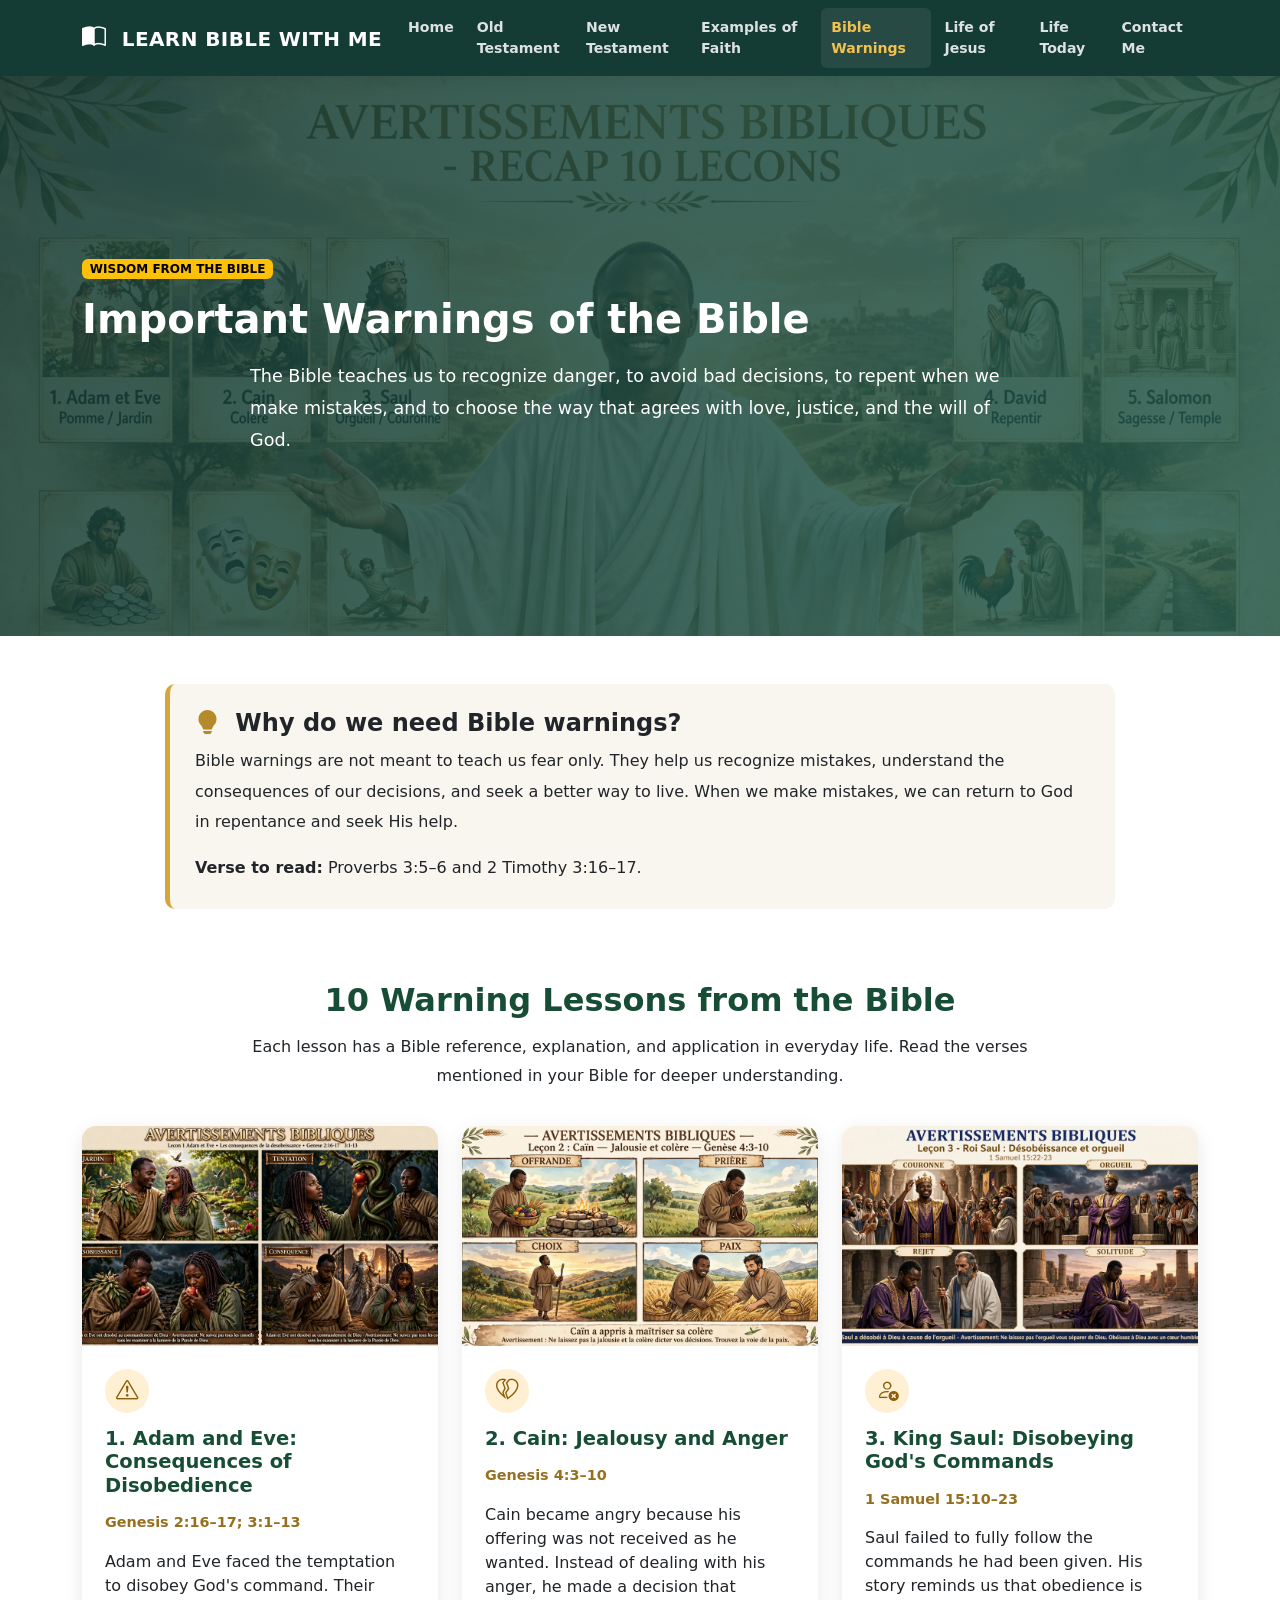
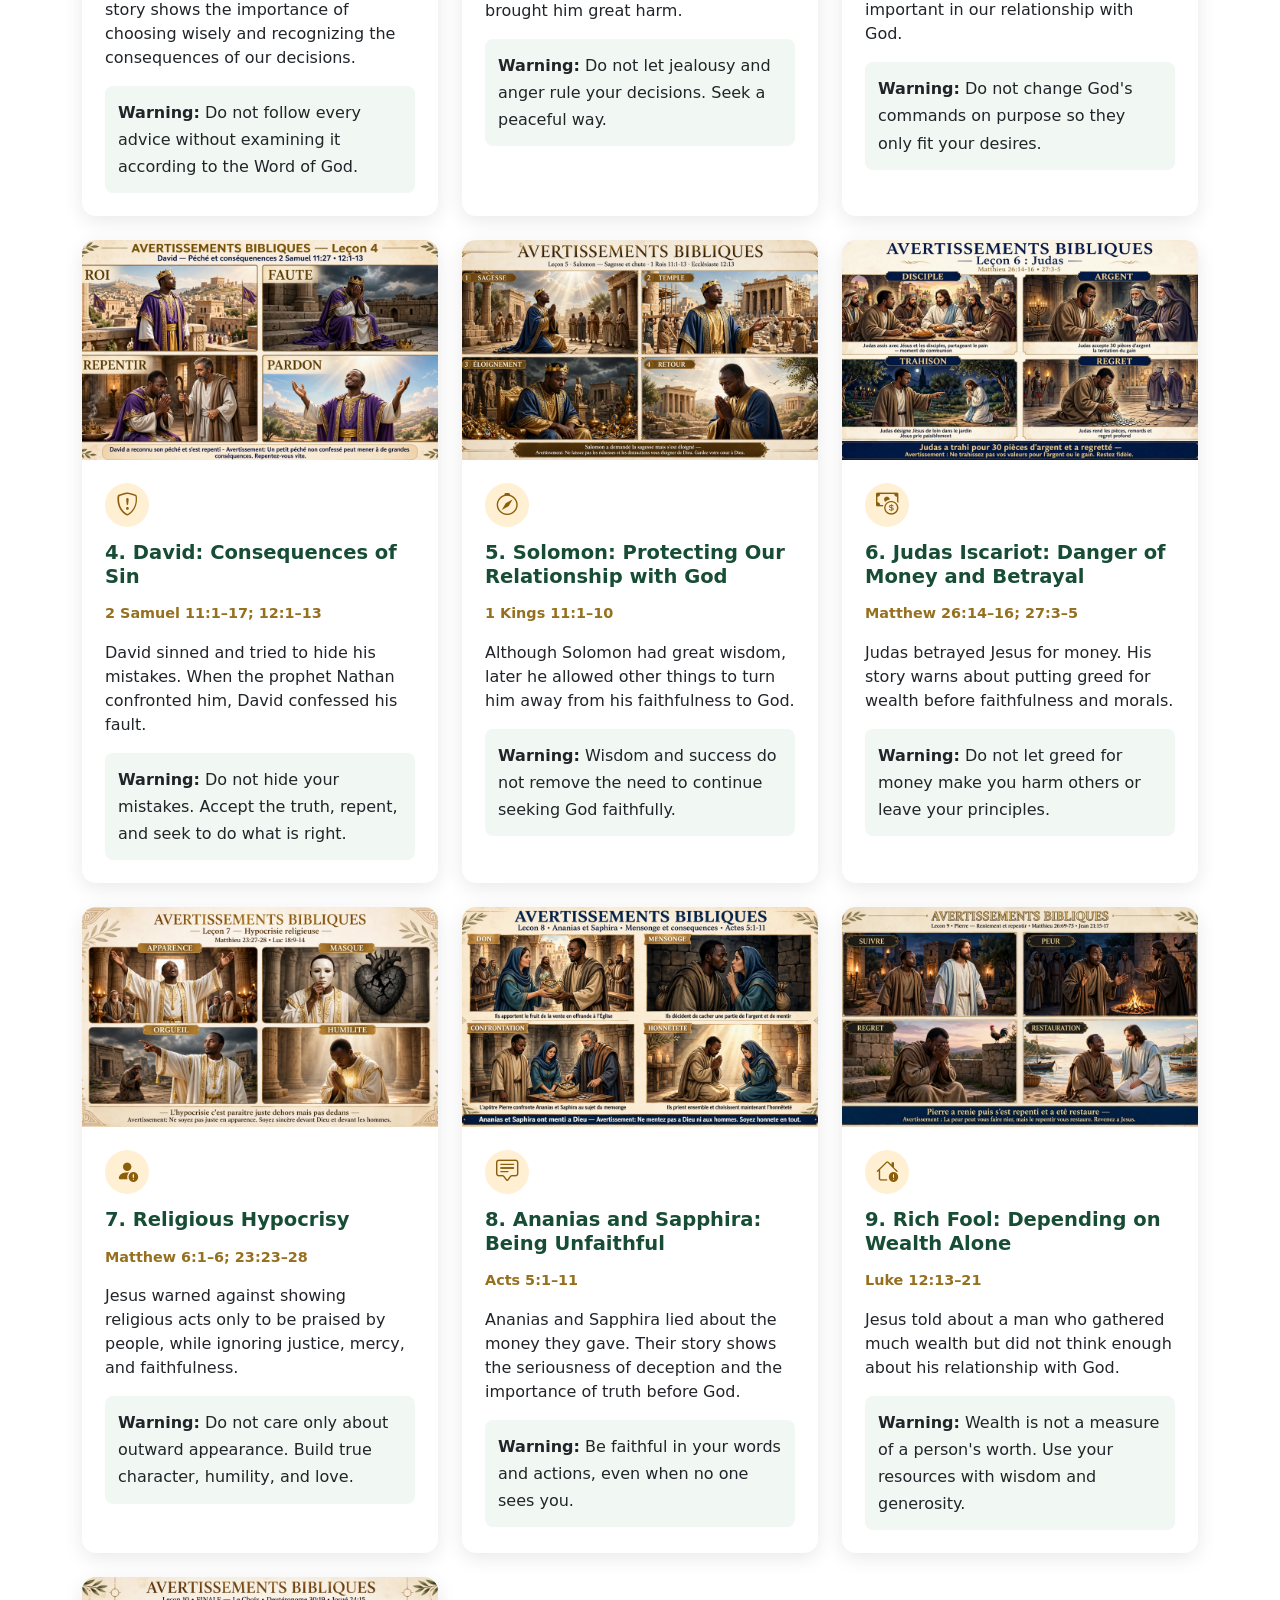
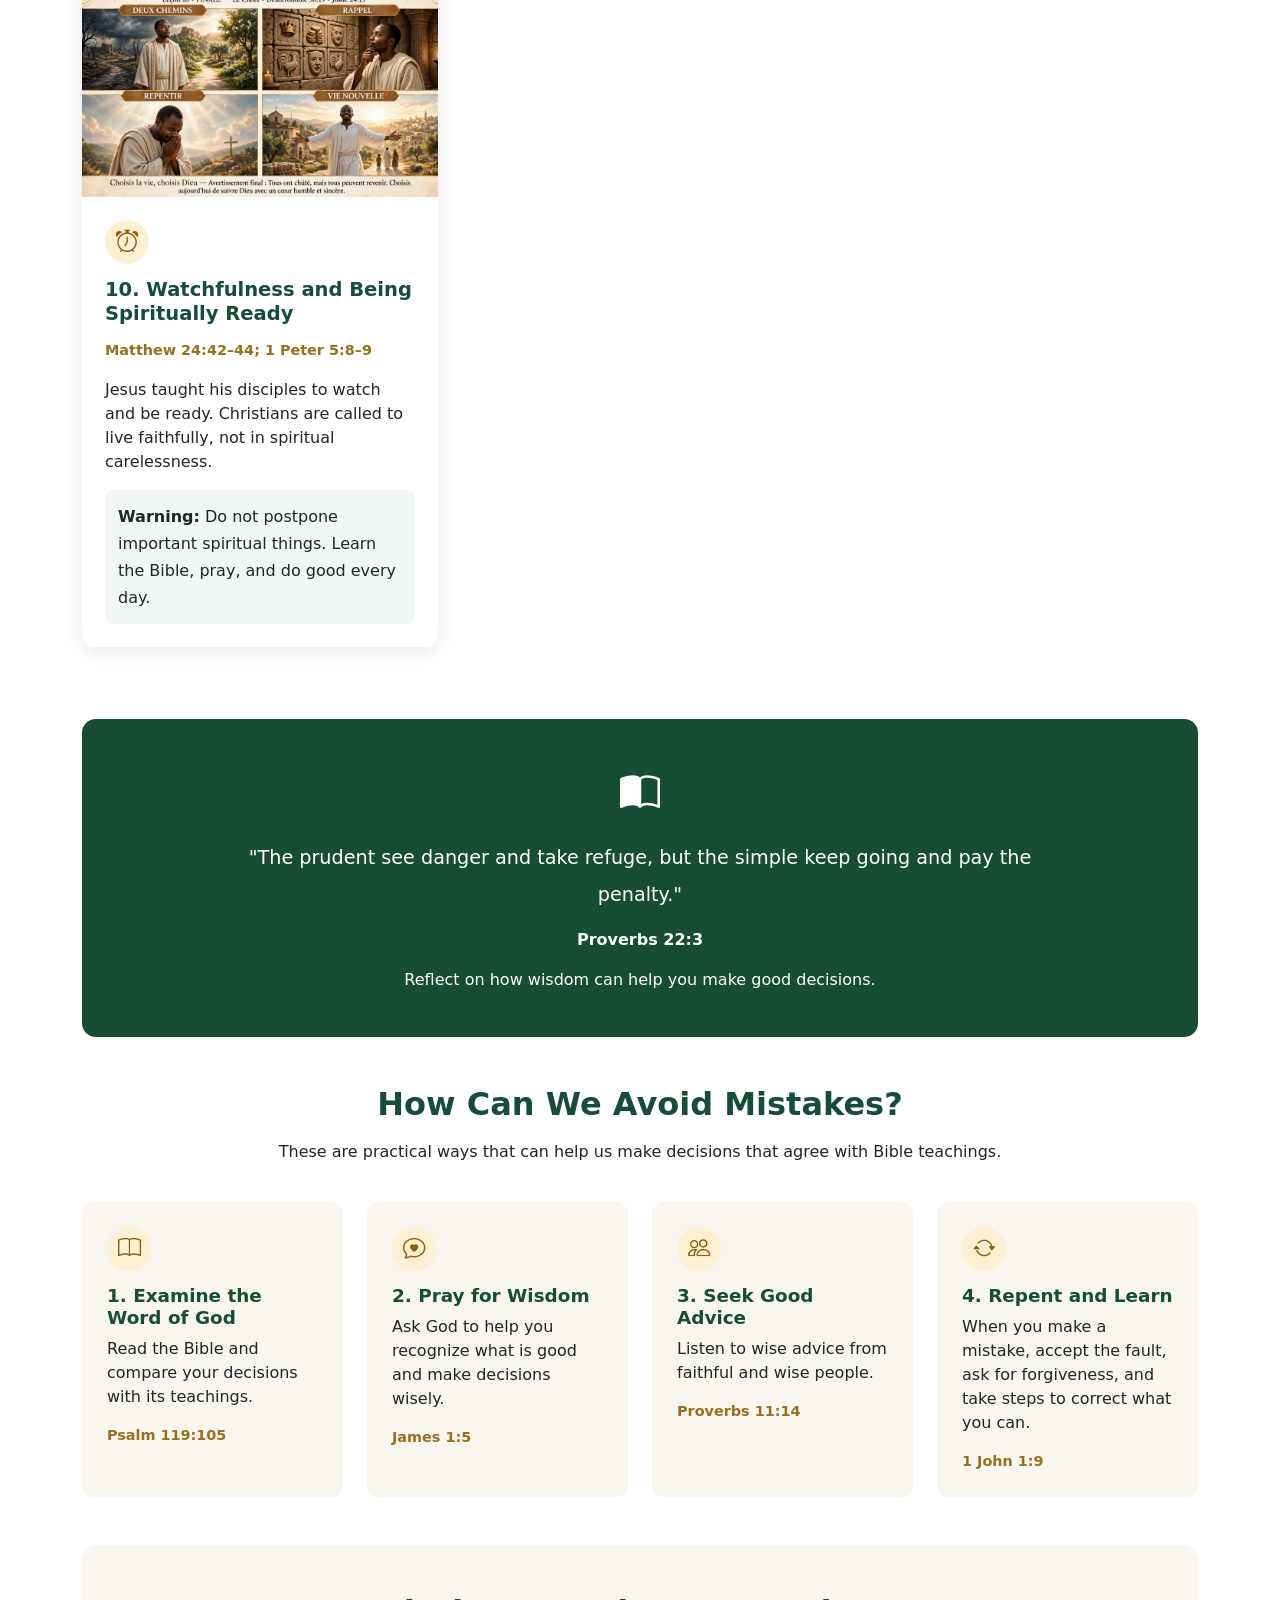
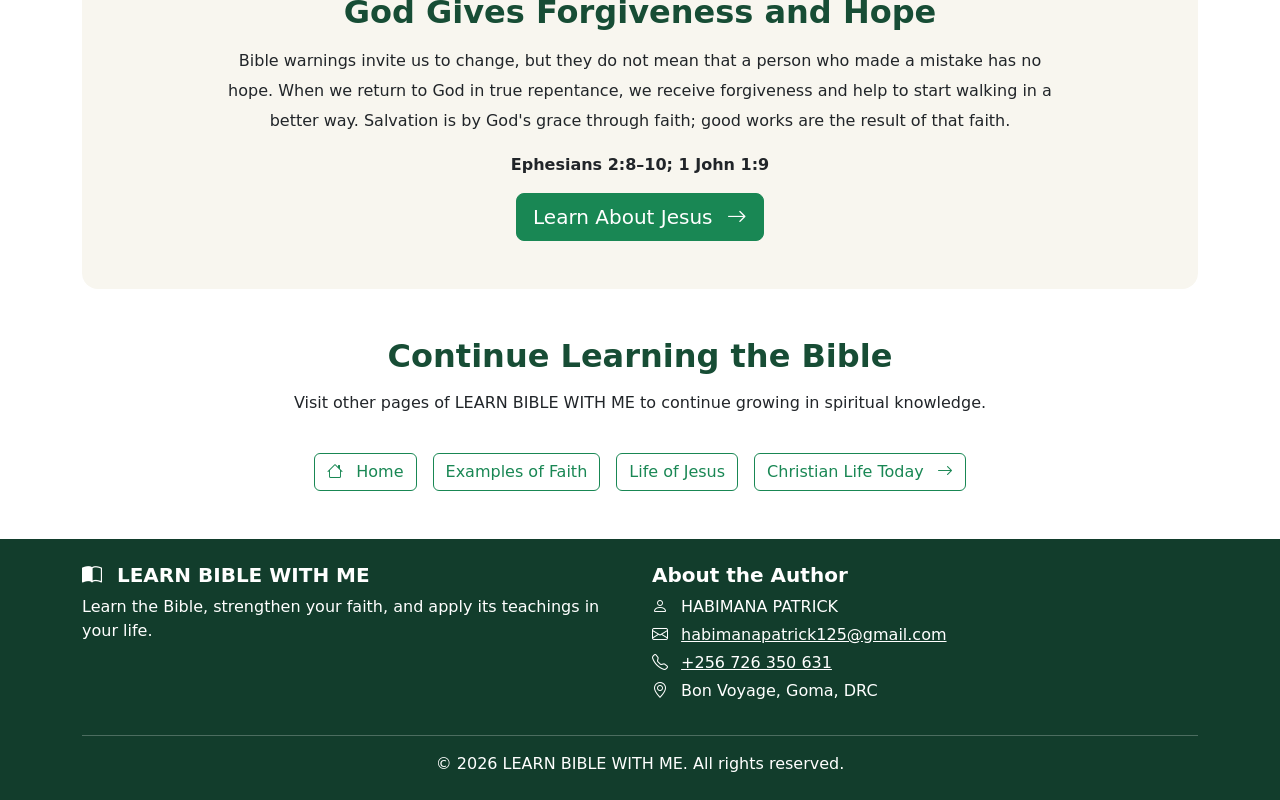
<file: bible-warnings.html>
<!DOCTYPE html>
<html lang="en">
<head>
    <meta charset="UTF-8">
    <meta name="viewport" content="width=device-width, initial-scale=1.0">

    <title>Bible Warnings | LEARN BIBLE WITH ME</title>

    <meta name="description"
          content="Learn important warnings of the Bible, examples of people in the Bible, and how to live with wisdom and faithfulness to God.">

    <link rel="stylesheet" href="Styles.css">

    <link href="https://cdn.jsdelivr.net/npm/bootstrap@5.3.3/dist/css/bootstrap.min.css"
          rel="stylesheet">

    <link href="https://cdn.jsdelivr.net/npm/bootstrap-icons@1.11.3/font/bootstrap-icons.css"
          rel="stylesheet">

    <style>
        .page-banner {
          background:
        linear-gradient(
            120deg,
            rgba(21, 59, 53, 0.85),
            rgba(36, 91, 78, 0.85)
        ),
        url('bible warnings B.webp');
            background-repeat: no-repeat;
            background-position: top center;
            background-size: cover;
            padding: 180px 0;
            color: var(--white-color);
            overflow: hidden;
        }

        .page-banner h1 {
            font-weight: 800;
            margin-bottom: 18px;
        }

        .page-banner p {
            max-width: 780px;
            margin: auto;
            font-size: 1.1rem;
            line-height: 1.8;
        }

        .intro-box {
            max-width: 950px;
            margin: 35px auto;
            padding: 25px;
            background: #f8f6ef;
            border-left: 5px solid #d6a63c;
            border-radius: 10px;
            line-height: 1.9;
        }

        .section-heading {
            color: #174d35;
            font-weight: 800;
            text-align: center;
            margin-bottom: 14px;
        }

        .section-description {
            max-width: 780px;
            margin: 0 auto 35px;
            text-align: center;
            line-height: 1.8;
        }

        .warning-card {
            height: 100%;
            background: white;
            border: none;
            border-radius: 14px;
            overflow: hidden;
            box-shadow: 0 5px 20px rgba(0, 0, 0, 0.09);
            transition: transform 0.25s ease;
        }

        .warning-card:hover {
            transform: translateY(-5px);
        }

        .warning-card img {
            width: 100%;
            height: 220px;
            object-fit: cover;
        }

        .warning-card .card-body {
            padding: 23px;
        }

        .warning-card h3 {
            color: #174d35;
            font-size: 1.22rem;
            font-weight: 750;
        }

        .bible-reference {
            color: #96701f;
            font-weight: 700;
        }

        .lesson-box {
            margin-top: 15px;
            padding: 13px;
            background: #f1f7f2;
            border-radius: 8px;
            line-height: 1.7;
        }

        .warning-symbol {
            display: inline-flex;
            width: 44px;
            height: 44px;
            align-items: center;
            justify-content: center;
            border-radius: 50%;
            background: #fff0d4;
            color: #8c5e09;
            font-size: 1.4rem;
            margin-bottom: 14px;
        }

        .verse-panel {
            padding: 45px 22px;
            background: #174d35;
            color: white;
            text-align: center;
            border-radius: 14px;
        }

        .verse-panel blockquote {
            max-width: 850px;
            margin: 0 auto 15px;
            font-size: 1.2rem;
            line-height: 1.9;
        }

        .reflection-card {
            background: #f8f6ef;
            border-radius: 12px;
            padding: 25px;
            height: 100%;
        }

        .reflection-card h3 {
            color: #174d35;
            font-size: 1.15rem;
            font-weight: 750;
        }

        @media (max-width: 576px) {
            .page-banner {
                padding: 50px 15px;
            }

            .warning-card img {
                height: 190px;
            }
        }
    </style>
</head>

<body>

<!-- NAVIGATION -->
<header>
    <nav class="navbar navbar-expand-lg navbar-dark"
         style="background-color: #123d2c;">

        <div class="container">

            <a class="navbar-brand fw-bold" href="index.html">
                <i class="bi bi-book-half me-2"></i>
                LEARN BIBLE WITH ME
            </a>

            <button class="navbar-toggler"
                    type="button"
                    data-bs-toggle="collapse"
                    data-bs-target="#mainNavbar"
                    aria-controls="mainNavbar"
                    aria-expanded="false"
                    aria-label="Open menu">

                <span class="navbar-toggler-icon"></span>
            </button>

            <div class="collapse navbar-collapse" id="mainNavbar">

                <ul class="navbar-nav ms-auto">

                    <li class="nav-item">
                        <a class="nav-link" href="index.html">Home</a>
                    </li>

                    <li class="nav-item">
                        <a class="nav-link" href="old-testament.html">
                            Old Testament
                        </a>
                    </li>

                    <li class="nav-item">
                        <a class="nav-link" href="new-testament.html">
                            New Testament
                        </a>
                    </li>

                    <li class="nav-item">
                        <a class="nav-link" href="examples-of-faith.html">
                            Examples of Faith
                        </a>
                    </li>

                    <li class="nav-item">
                        <a class="nav-link active"
                           aria-current="page"
                           href="bible-warnings.html">
                            Bible Warnings
                        </a>
                    </li>

                    <li class="nav-item">
                        <a class="nav-link" href="life-of-jesus.html">
                            Life of Jesus
                        </a>
                    </li>

                    <li class="nav-item">
                        <a class="nav-link" href="life-today.html">
                            Life Today
                        </a>
                    </li>

                    <li class="nav-item">
                        <a class="nav-link" href="contact-me.html">
                            Contact Me
                        </a>
                    </li>

                </ul>
            </div>
        </div>
    </nav>
</header>

<!-- PAGE BANNER -->
<section class="page-banner">
    <div class="container">

        <span class="badge text-bg-warning mb-3">
            WISDOM FROM THE BIBLE
        </span>

        <h1>Important Warnings of the Bible</h1>

        <p>
            The Bible teaches us to recognize danger, to avoid bad
            decisions, to repent when we make mistakes, and to choose the way that agrees
            with love, justice, and the will of God.
        </p>

    </div>
</section>

<main>

    <!-- INTRODUCTION -->
    <section class="container my-5">

        <div class="intro-box">

            <h2 class="h4 fw-bold">
                <i class="bi bi-lightbulb-fill me-2"
                   style="color: #b58a2a;"></i>
                Why do we need Bible warnings?
            </h2>

            <p>
                Bible warnings are not meant to teach us fear only.
                They help us recognize mistakes, understand the consequences of
                our decisions, and seek a better way to live.
                When we make mistakes, we can return to God in repentance and
                seek His help.
            </p>

            <p class="mb-0">
                <strong>Verse to read:</strong>
                Proverbs 3:5–6 and 2 Timothy 3:16–17.
            </p>

        </div>

    </section>

    <!-- WARNING LESSONS -->
    <section class="container py-4">

        <h2 class="section-heading">
            10 Warning Lessons from the Bible
        </h2>

        <p class="section-description">
            Each lesson has a Bible reference, explanation, and application
            in everyday life. Read the verses mentioned
            in your Bible for deeper understanding.
        </p>

        <div class="row g-4">

            <!-- 1 ADAM AND EVE -->
            <div class="col-md-6 col-lg-4">

                <article class="card warning-card">

                    <img
                        src="bible warnings L 1.webp"
                        alt="1. Adam and Eve: Consequences of Disobedience"
                        loading="lazy">

                    <div class="card-body">

                        <span class="warning-symbol">
                            <i class="bi bi-exclamation-triangle"></i>
                        </span>

                        <h3>1. Adam and Eve: Consequences of Disobedience</h3>

                        <p class="bible-reference">
                            Genesis 2:16–17; 3:1–13
                        </p>

                        <p>
                            Adam and Eve faced the temptation to
                            disobey God's command. Their story shows
                            the importance of choosing wisely and recognizing
                            the consequences of our decisions.
                        </p>

                        <div class="lesson-box">
                            <strong>Warning:</strong>
                            Do not follow every advice without examining it
                            according to the Word of God.
                        </div>

                    </div>
                </article>
            </div>

            <!-- 2 CAIN -->
            <div class="col-md-6 col-lg-4">

                <article class="card warning-card">

                    <img
                        src="bible warnings L 2.webp"
                        alt="2. Cain: Jealousy and Anger"
                        loading="lazy">

                    <div class="card-body">

                        <span class="warning-symbol">
                            <i class="bi bi-heartbreak"></i>
                        </span>

                        <h3>2. Cain: Jealousy and Anger</h3>

                        <p class="bible-reference">
                            Genesis 4:3–10
                        </p>

                        <p>
                            Cain became angry because his offering
                            was not received as he wanted. Instead of
                            dealing with his anger, he made a decision
                            that brought him great harm.
                        </p>

                        <div class="lesson-box">
                            <strong>Warning:</strong>
                            Do not let jealousy and anger rule
                            your decisions. Seek a peaceful way.
                        </div>

                    </div>
                </article>
            </div>

            <!-- 3 SAUL -->
            <div class="col-md-6 col-lg-4">

                <article class="card warning-card">

                    <img
                        src="bible warnings L 3.webp"
                        alt="3. King Saul: Disobeying God's Commands"
                        loading="lazy">

                    <div class="card-body">

                        <span class="warning-symbol">
                            <i class="bi bi-person-x"></i>
                        </span>

                        <h3>3. King Saul: Disobeying God's Commands</h3>

                        <p class="bible-reference">
                            1 Samuel 15:10–23
                        </p>

                        <p>
                            Saul failed to fully follow the commands
                            he had been given. His story reminds us
                            that obedience is important in our relationship
                            with God.
                        </p>

                        <div class="lesson-box">
                            <strong>Warning:</strong>
                            Do not change God's commands on purpose so
                            they only fit your desires.
                        </div>

                    </div>
                </article>
            </div>

            <!-- 4 DAVID -->
            <div class="col-md-6 col-lg-4">

                <article class="card warning-card">

                    <img
                        src="bible warnings L 4.webp"
                        alt="4. David: Consequences of Sin"
                        loading="lazy">

                    <div class="card-body">

                        <span class="warning-symbol">
                            <i class="bi bi-shield-exclamation"></i>
                        </span>

                        <h3>4. David: Consequences of Sin</h3>

                        <p class="bible-reference">
                            2 Samuel 11:1–17; 12:1–13
                        </p>

                        <p>
                            David sinned and tried to hide
                            his mistakes. When the prophet Nathan confronted him,
                            David confessed his fault.
                        </p>

                        <div class="lesson-box">
                            <strong>Warning:</strong>
                            Do not hide your mistakes. Accept the truth,
                            repent, and seek to do what is right.
                        </div>

                    </div>
                </article>
            </div>

            <!-- 5 SOLOMON -->
            <div class="col-md-6 col-lg-4">

                <article class="card warning-card">

                    <img
                        src="bible warnings L 5.webp"
                        alt="5. Solomon: Protecting Our Relationship with God"
                        loading="lazy">

                    <div class="card-body">

                        <span class="warning-symbol">
                            <i class="bi bi-compass"></i>
                        </span>

                        <h3>5. Solomon: Protecting Our Relationship with God</h3>

                        <p class="bible-reference">
                            1 Kings 11:1–10
                        </p>

                        <p>
                            Although Solomon had great wisdom,
                            later he allowed other things to turn him away
                            from his faithfulness to God.
                        </p>

                        <div class="lesson-box">
                            <strong>Warning:</strong>
                            Wisdom and success do not remove the need to
                            continue seeking God faithfully.
                        </div>

                    </div>
                </article>
            </div>

            <!-- 6 JUDAS -->
            <div class="col-md-6 col-lg-4">

                <article class="card warning-card">

                    <img
                        src="bible warnings L 6.webp"
                        alt="6. Judas Iscariot: Danger of Money and Betrayal"
                        loading="lazy">

                    <div class="card-body">

                        <span class="warning-symbol">
                            <i class="bi bi-cash-coin"></i>
                        </span>

                        <h3>6. Judas Iscariot: Danger of Money and Betrayal</h3>

                        <p class="bible-reference">
                            Matthew 26:14–16; 27:3–5
                        </p>

                        <p>
                            Judas betrayed Jesus for money.
                            His story warns about putting greed
                            for wealth before faithfulness and morals.
                        </p>

                        <div class="lesson-box">
                            <strong>Warning:</strong>
                            Do not let greed for money make you harm
                            others or leave your principles.
                        </div>

                    </div>
                </article>
            </div>

            <!-- 7 PHARISEES -->
            <div class="col-md-6 col-lg-4">

                <article class="card warning-card">

                    <img
                        src="bible warnings L 7.webp"
                        alt="7. Religious Hypocrisy"
                        loading="lazy">

                    <div class="card-body">

                        <span class="warning-symbol">
                            <i class="bi bi-person-fill-exclamation"></i>
                        </span>

                        <h3>7. Religious Hypocrisy</h3>

                        <p class="bible-reference">
                            Matthew 6:1–6; 23:23–28
                        </p>

                        <p>
                            Jesus warned against showing religious acts
                            only to be praised by people, while ignoring
                            justice, mercy, and faithfulness.
                        </p>

                        <div class="lesson-box">
                            <strong>Warning:</strong>
                            Do not care only about outward appearance. Build true
                            character, humility, and love.
                        </div>

                    </div>
                </article>
            </div>

            <!-- 8 ANANIAS -->
            <div class="col-md-6 col-lg-4">

                <article class="card warning-card">

                    <img
                        src="bible warnings L 8.webp"
                        alt="8. Ananias and Sapphira: Being Unfaithful"
                        loading="lazy">

                    <div class="card-body">

                        <span class="warning-symbol">
                            <i class="bi bi-chat-square-text"></i>
                        </span>

                        <h3>8. Ananias and Sapphira: Being Unfaithful</h3>

                        <p class="bible-reference">
                            Acts 5:1–11
                        </p>

                        <p>
                            Ananias and Sapphira lied about the money
                            they gave. Their story shows the seriousness of
                            deception and the importance of truth before God.
                        </p>

                        <div class="lesson-box">
                            <strong>Warning:</strong>
                            Be faithful in your words and actions,
                            even when no one sees you.
                        </div>

                    </div>
                </article>
            </div>

            <!-- 9 RICH FOOL -->
            <div class="col-md-6 col-lg-4">

                <article class="card warning-card">

                    <img
                        src="bible warnings L 9.webp"
                        alt="9. Rich Fool: Depending on Wealth Alone"
                        loading="lazy">

                    <div class="card-body">

                        <span class="warning-symbol">
                            <i class="bi bi-house-exclamation"></i>
                        </span>

                        <h3>9. Rich Fool: Depending on Wealth Alone</h3>

                        <p class="bible-reference">
                            Luke 12:13–21
                        </p>

                        <p>
                            Jesus told about a man who gathered much wealth
                            but did not think enough about
                            his relationship with God.
                        </p>

                        <div class="lesson-box">
                            <strong>Warning:</strong>
                            Wealth is not a measure of a person's worth.
                            Use your resources with wisdom and generosity.
                        </div>

                    </div>
                </article>
            </div>

            <!-- 10 WATCHFULNESS -->
            <div class="col-md-6 col-lg-4">

                <article class="card warning-card">

                    <img
                        src="bible warnings L 10.webp"
                        alt="10. Watchfulness and Being Spiritually Ready"
                        loading="lazy">

                    <div class="card-body">

                        <span class="warning-symbol">
                            <i class="bi bi-alarm"></i>
                        </span>

                        <h3>10. Watchfulness and Being Spiritually Ready</h3>

                        <p class="bible-reference">
                            Matthew 24:42–44; 1 Peter 5:8–9
                        </p>

                        <p>
                            Jesus taught his disciples to watch
                            and be ready. Christians are called to live
                            faithfully, not in spiritual carelessness.
                        </p>

                        <div class="lesson-box">
                            <strong>Warning:</strong>
                            Do not postpone important spiritual things.
                            Learn the Bible, pray, and do good every day.
                        </div>

                    </div>
                </article>
            </div>

        </div>
    </section>

    <!-- BIBLE VERSE -->
    <section class="container my-5">

        <div class="verse-panel">

            <i class="bi bi-book-half fs-1 mb-3 d-block"></i>

            <blockquote>
                "The prudent see danger and take refuge,
                but the simple keep going and pay the penalty."
            </blockquote>

            <p class="fw-bold mb-0">
                Proverbs 22:3
            </p>

            <p class="mt-3 mb-0">
                Reflect on how wisdom can help you
                make good decisions.
            </p>

        </div>

    </section>

    <!-- PRACTICAL LESSONS -->
    <section class="container my-5">

        <h2 class="section-heading">
            How Can We Avoid Mistakes?
        </h2>

        <p class="section-description">
            These are practical ways that can help us make
            decisions that agree with Bible teachings.
        </p>

        <div class="row g-4">

            <div class="col-md-6 col-lg-3">

                <div class="reflection-card">

                    <div class="warning-symbol">
                        <i class="bi bi-book"></i>
                    </div>

                    <h3>1. Examine the Word of God</h3>

                    <p class="mb-0">
                        Read the Bible and compare your decisions
                        with its teachings.
                    </p>

                    <p class="bible-reference mt-3 mb-0">
                        Psalm 119:105
                    </p>

                </div>
            </div>

            <div class="col-md-6 col-lg-3">

                <div class="reflection-card">

                    <div class="warning-symbol">
                        <i class="bi bi-chat-heart"></i>
                    </div>

                    <h3>2. Pray for Wisdom</h3>

                    <p class="mb-0">
                        Ask God to help you recognize what is good
                        and make decisions wisely.
                    </p>

                    <p class="bible-reference mt-3 mb-0">
                        James 1:5
                    </p>

                </div>
            </div>

            <div class="col-md-6 col-lg-3">

                <div class="reflection-card">

                    <div class="warning-symbol">
                        <i class="bi bi-people"></i>
                    </div>

                    <h3>3. Seek Good Advice</h3>

                    <p class="mb-0">
                        Listen to wise advice from
                        faithful and wise people.
                    </p>

                    <p class="bible-reference mt-3 mb-0">
                        Proverbs 11:14
                    </p>

                </div>
            </div>

            <div class="col-md-6 col-lg-3">

                <div class="reflection-card">

                    <div class="warning-symbol">
                        <i class="bi bi-arrow-repeat"></i>
                    </div>

                    <h3>4. Repent and Learn</h3>

                    <p class="mb-0">
                        When you make a mistake, accept the fault, ask for forgiveness,
                        and take steps to correct what you can.
                    </p>

                    <p class="bible-reference mt-3 mb-0">
                        1 John 1:9
                    </p>

                </div>
            </div>

        </div>
    </section>

    <!-- GRACE AND FORGIVENESS -->
    <section class="container my-5">

        <div class="p-4 p-md-5 rounded-4"
             style="background-color: #f8f6ef;">

            <h2 class="section-heading">
                God Gives Forgiveness and Hope
            </h2>

            <p class="text-center mx-auto"
               style="max-width: 850px; line-height: 1.9;">

                Bible warnings invite us to change, but
                they do not mean that a person who made a mistake has no hope.
                When we return to God in true repentance, we receive
                forgiveness and help to start walking in a
                better way. Salvation is by God's grace through faith;
                good works are the result of that faith.

            </p>

            <p class="text-center fw-bold">
                Ephesians 2:8–10; 1 John 1:9
            </p>

            <div class="text-center">

                <a href="life-of-jesus.html"
                   class="btn btn-success btn-lg">

                    Learn About Jesus
                    <i class="bi bi-arrow-right ms-2"></i>

                </a>

            </div>

        </div>

    </section>

    <!-- OTHER PAGES -->
    <section class="container my-5 text-center">

        <h2 class="section-heading">
            Continue Learning the Bible
        </h2>

        <p class="section-description">
            Visit other pages of LEARN BIBLE WITH ME
            to continue growing in spiritual knowledge.
        </p>

        <div class="d-flex flex-wrap justify-content-center gap-3">

            <a href="index.html"
               class="btn btn-outline-success">

                <i class="bi bi-house me-2"></i>
                Home

            </a>

            <a href="examples-of-faith.html"
               class="btn btn-outline-success">

                Examples of Faith

            </a>

            <a href="life-of-jesus.html"
               class="btn btn-outline-success">

                Life of Jesus

            </a>

            <a href="life-today.html"
               class="btn btn-outline-success">

                Christian Life Today
                <i class="bi bi-arrow-right ms-2"></i>

            </a>

        </div>

    </section>

</main>

<!-- FOOTER -->
<footer class="text-white mt-5"
        style="background-color: #123d2c;">

    <div class="container py-4">

        <div class="row g-4">

            <div class="col-md-6">

                <h2 class="h5 fw-bold">
                    <i class="bi bi-book-half me-2"></i>
                    LEARN BIBLE WITH ME
                </h2>

                <p>
                    Learn the Bible, strengthen your faith,
                    and apply its teachings in your life.
                </p>

            </div>

            <div class="col-md-6">

                <h2 class="h5 fw-bold">
                    About the Author
                </h2>

                <p class="mb-1">
                    <i class="bi bi-person me-2"></i>
                    HABIMANA PATRICK
                </p>

                <p class="mb-1">
                    <i class="bi bi-envelope me-2"></i>
                    <a href="mailto:habimanapatrick125@gmail.com"
                       class="text-white">
                        habimanapatrick125@gmail.com
                    </a>
                </p>

                <p class="mb-1">
                    <i class="bi bi-telephone me-2"></i>
                    <a href="tel:+256726350631"
                       class="text-white">
                        +256 726 350 631
                    </a>
                </p>

                <p>
                    <i class="bi bi-geo-alt me-2"></i>
                    Bon Voyage, Goma, DRC
                </p>

            </div>

        </div>

        <hr class="border-light">

        <p class="text-center mb-0">
            &copy; <span id="currentYear"></span>
            LEARN BIBLE WITH ME. All rights reserved.
        </p>

    </div>

</footer>

<script src="https://cdn.jsdelivr.net/npm/bootstrap@5.3.3/dist/js/bootstrap.bundle.min.js"></script>

<script>
    document.getElementById("currentYear").textContent =
        new Date().getFullYear();
</script>

</body>
</html>
</file>
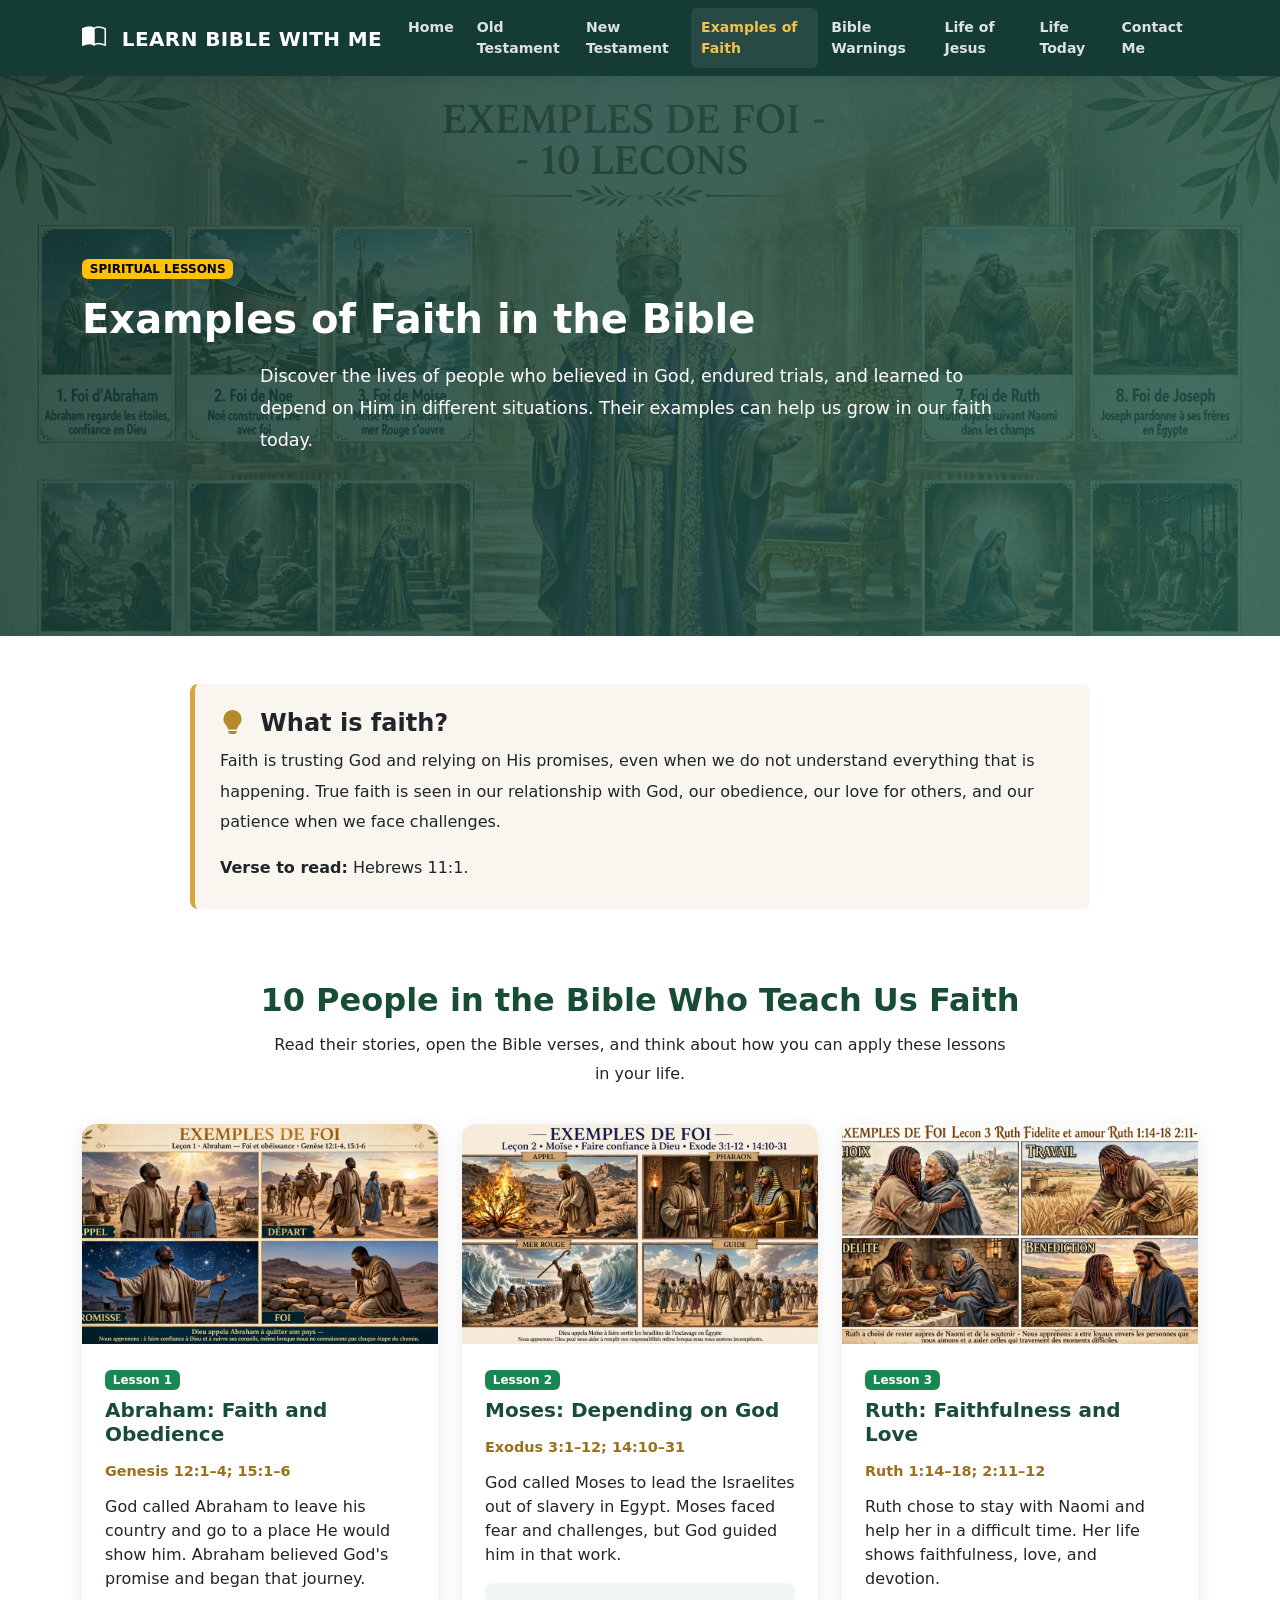
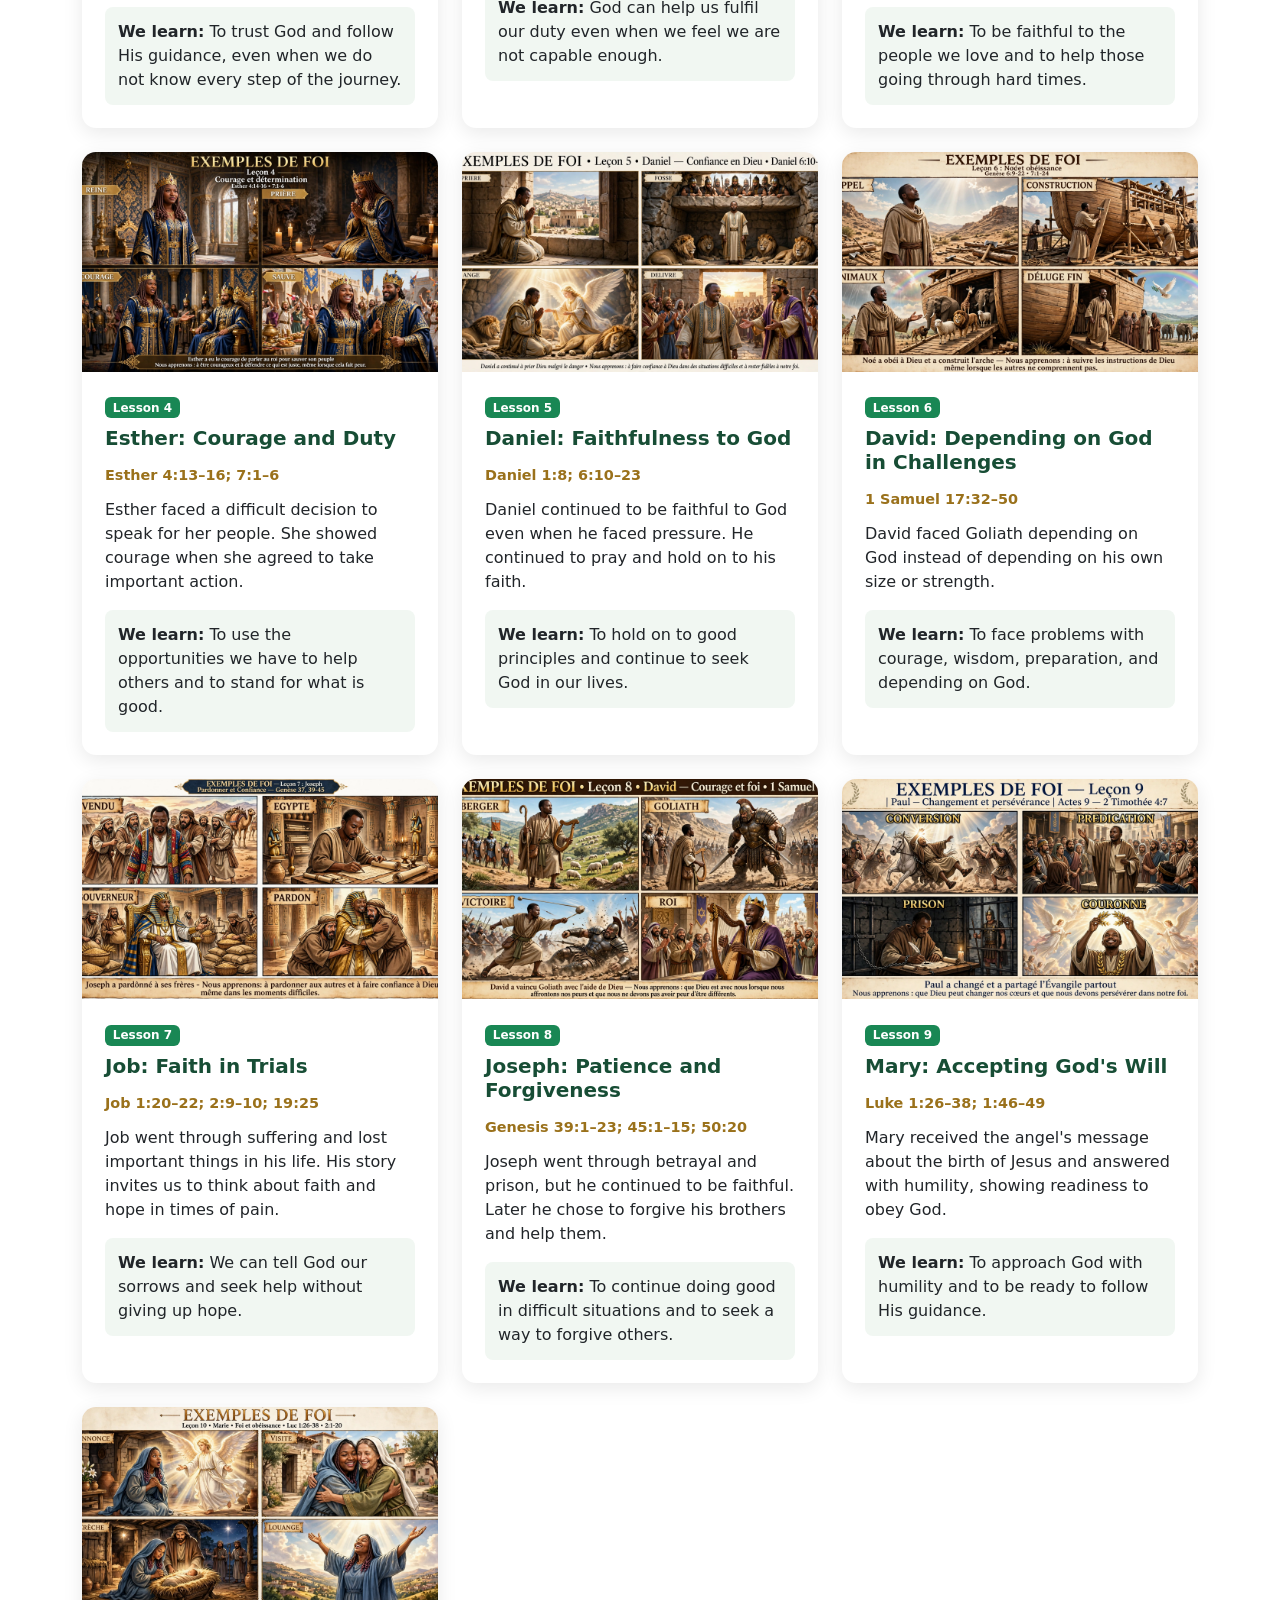
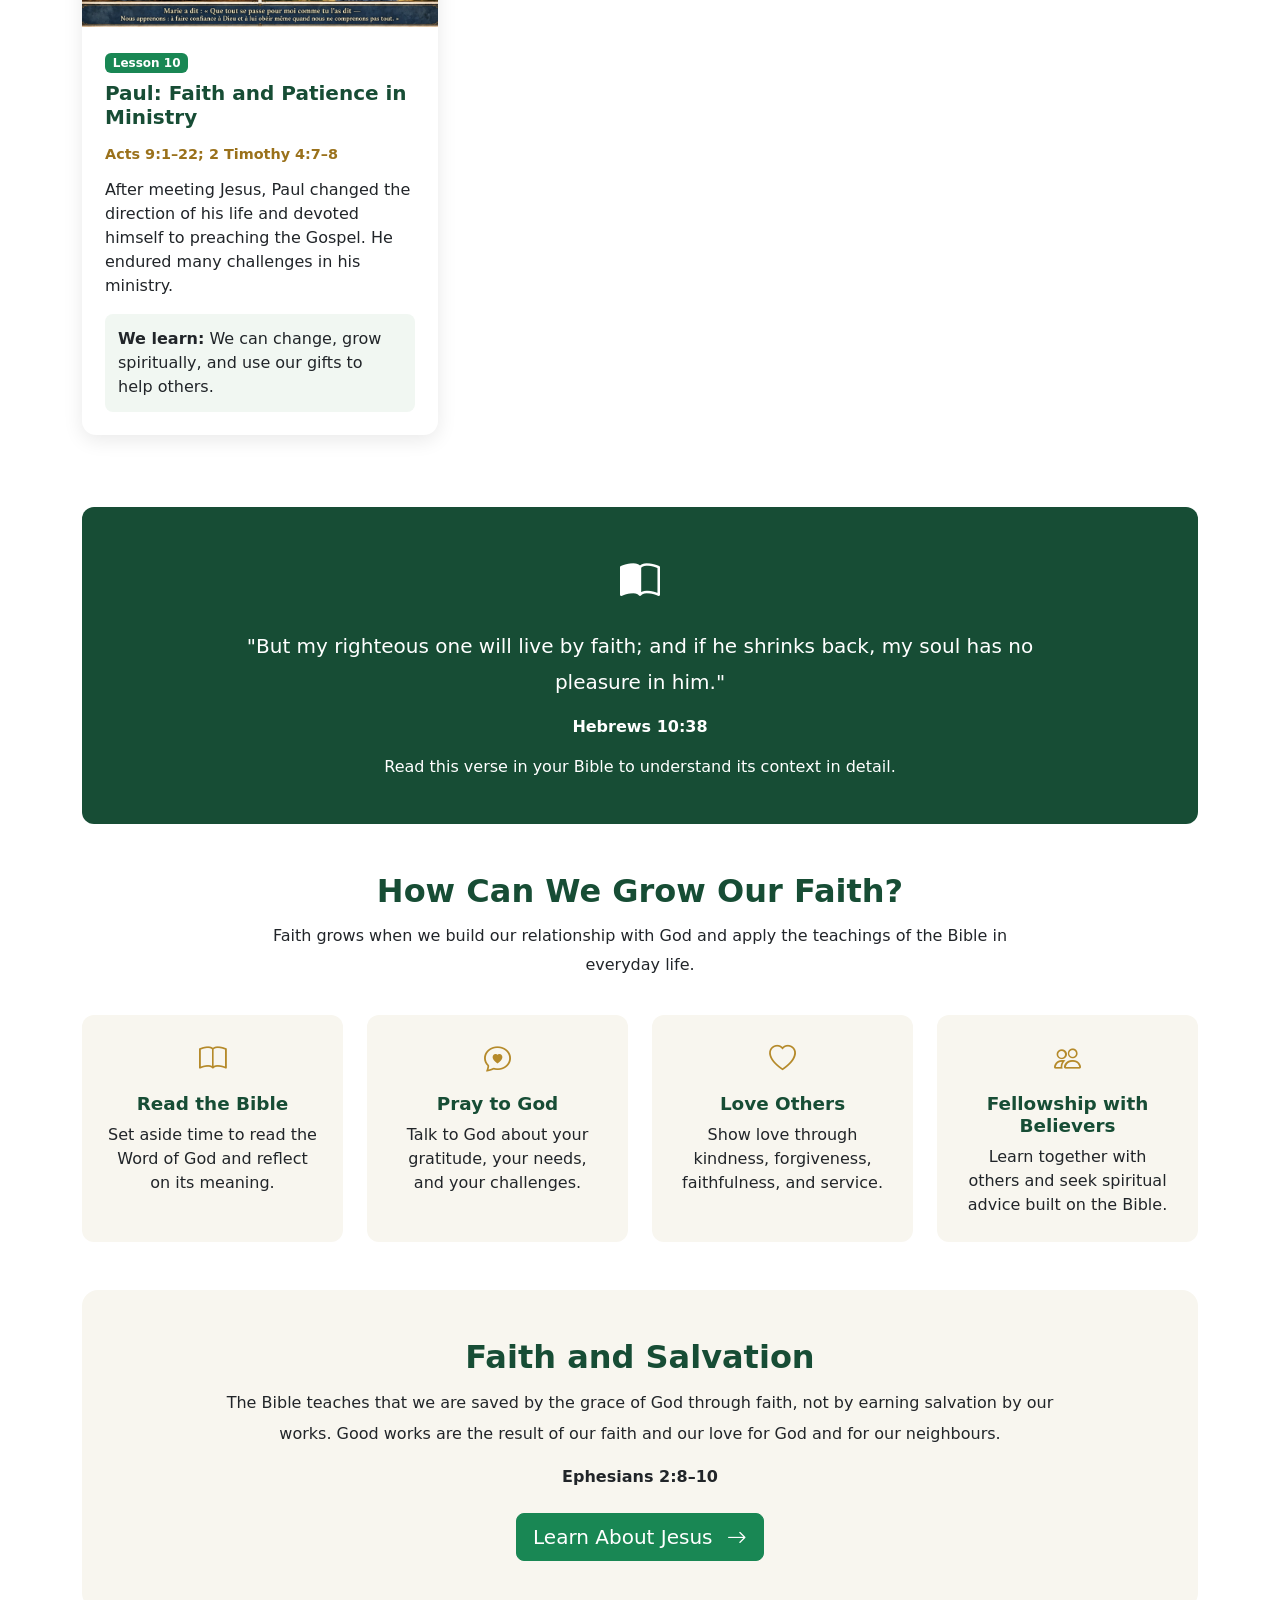
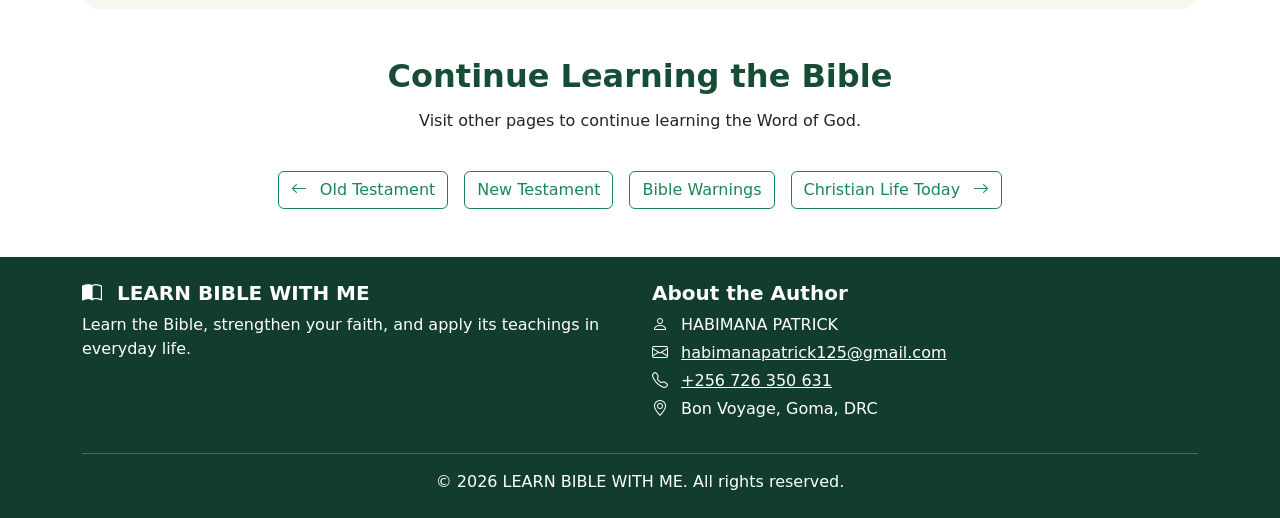
<file: examples-of-faith.html>
<!DOCTYPE html>
<html lang="en">
<head>
    <meta charset="UTF-8">
    <meta name="viewport" content="width=device-width, initial-scale=1.0">

    <title>Examples of Faith | LEARN BIBLE WITH ME</title>

    <meta name="description" content="Learn about examples of faith from the Bible and how to apply those lessons in your life.">

    <link rel="stylesheet" href="Styles.css">

    <link href="https://cdn.jsdelivr.net/npm/bootstrap@5.3.3/dist/css/bootstrap.min.css"
          rel="stylesheet">

    <link href="https://cdn.jsdelivr.net/npm/bootstrap-icons@1.11.3/font/bootstrap-icons.css"
          rel="stylesheet">

    <style>
        .page-banner {
          background:
        linear-gradient(
            120deg,
            rgba(21, 59, 53, 0.85),
            rgba(36, 91, 78, 0.85)
        ),
        url('examples-of-faith B.webp');
            background-repeat: no-repeat;
            background-position: top center;
            background-size: cover;
            padding: 180px 0;
            color: var(--white-color);
            overflow: hidden;
        }

        .page-banner h1 {
            font-weight: 800;
            margin-bottom: 18px;
        }

        .page-banner p {
            max-width: 760px;
            margin: 0 auto;
            font-size: 1.1rem;
            line-height: 1.8;
        }

        .faith-intro {
            max-width: 900px;
            margin: 35px auto;
            padding: 25px;
            border-left: 5px solid #d6a63c;
            background: #f8f6ef;
            border-radius: 8px;
            line-height: 1.9;
        }

        .lesson-detail {
            height: 100%;
            overflow: hidden;
            border: none;
            border-radius: 14px;
            box-shadow: 0 5px 20px rgba(0, 0, 0, 0.09);
            transition: transform 0.25s ease;
            background: white;
        }

        .lesson-detail:hover {
            transform: translateY(-5px);
        }

        .lesson-detail img {
            width: 100%;
            height: 220px;
            object-fit: cover;
        }

        .lesson-detail .card-body {
            padding: 23px;
        }

        .lesson-detail h3 {
            color: #174d35;
            font-size: 1.25rem;
            font-weight: 700;
        }

        .bible-reference {
            color: #9a711b;
            font-weight: 700;
            margin-bottom: 12px;
        }

        .lesson-application {
            background: #f1f7f2;
            border-radius: 8px;
            padding: 13px;
            margin-top: 15px;
        }

        .faith-quote {
            background: #174d35;
            color: white;
            padding: 45px 20px;
            text-align: center;
            border-radius: 12px;
        }

        .faith-quote blockquote {
            max-width: 850px;
            margin: 0 auto 15px;
            font-size: 1.25rem;
            line-height: 1.8;
        }

        .section-heading {
            color: #174d35;
            font-weight: 800;
            text-align: center;
            margin-bottom: 12px;
        }

        .section-description {
            text-align: center;
            max-width: 750px;
            margin: 0 auto 35px;
            line-height: 1.8;
        }

        .faith-steps {
            background: #f8f6ef;
            border-radius: 12px;
            padding: 25px;
            height: 100%;
        }

        .faith-steps i {
            color: #b58a2a;
            font-size: 1.7rem;
        }

        .faith-steps h3 {
            font-size: 1.15rem;
            color: #174d35;
            margin-top: 12px;
            font-weight: 700;
        }

        @media (max-width: 576px) {
            .page-banner {
                padding: 50px 15px;
            }

            .lesson-detail img {
                height: 190px;
            }
        }
    </style>
</head>

<body>

<!-- NAVIGATION -->
<header>
    <nav class="navbar navbar-expand-lg navbar-dark"
         style="background-color: #123d2c;">

        <div class="container">

            <a class="navbar-brand fw-bold" href="index.html">
                <i class="bi bi-book-half me-2"></i>
                LEARN BIBLE WITH ME
            </a>

            <button class="navbar-toggler"
                    type="button"
                    data-bs-toggle="collapse"
                    data-bs-target="#mainNavbar"
                    aria-controls="mainNavbar"
                    aria-expanded="false"
                    aria-label="Open menu">

                <span class="navbar-toggler-icon"></span>
            </button>

            <div class="collapse navbar-collapse" id="mainNavbar">

                <ul class="navbar-nav ms-auto">

                    <li class="nav-item">
                        <a class="nav-link" href="index.html">Home</a>
                    </li>

                    <li class="nav-item">
                        <a class="nav-link" href="old-testament.html">
                            Old Testament
                        </a>
                    </li>

                    <li class="nav-item">
                        <a class="nav-link" href="new-testament.html">
                            New Testament
                        </a>
                    </li>

                    <li class="nav-item">
                        <a class="nav-link active"
                           aria-current="page"
                           href="examples-of-faith.html">
                            Examples of Faith
                        </a>
                    </li>

                    <li class="nav-item">
                        <a class="nav-link" href="bible-warnings.html">
                            Bible Warnings
                        </a>
                    </li>

                    <li class="nav-item">
                        <a class="nav-link" href="life-of-jesus.html">
                            Life of Jesus
                        </a>
                    </li>

                    <li class="nav-item">
                        <a class="nav-link" href="life-today.html">
                            Life Today
                        </a>
                    </li>

                    <li class="nav-item">
                        <a class="nav-link" href="contact-me.html">
                            Contact Me
                        </a>
                    </li>

                </ul>
            </div>
        </div>
    </nav>
</header>

<!-- PAGE BANNER -->
<section class="page-banner">
    <div class="container">

        <span class="badge text-bg-warning mb-3">
            SPIRITUAL LESSONS
        </span>

        <h1>
            Examples of Faith in the Bible
        </h1>

        <p>
            Discover the lives of people who believed in God, endured
            trials, and learned to depend on Him in different situations.
            Their examples can help us grow in our faith today.
        </p>

    </div>
</section>

<!-- INTRODUCTION -->
<main>

    <section class="container my-5">

        <div class="faith-intro">

            <h2 class="h4 fw-bold">
                <i class="bi bi-lightbulb-fill me-2"
                   style="color: #b58a2a;"></i>
                What is faith?
            </h2>

            <p class="mb-0">
                Faith is trusting God and relying on His promises,
                even when we do not understand everything that is happening.
                True faith is seen in our relationship with God,
                our obedience, our love for others, and our patience
                when we face challenges.
            </p>

            <p class="mt-3 mb-0">
                <strong>Verse to read:</strong>
                Hebrews 11:1.
            </p>

        </div>

    </section>

    <!-- LESSONS -->
    <section class="container py-4">

        <h2 class="section-heading">
            10 People in the Bible Who Teach Us Faith
        </h2>

        <p class="section-description">
            Read their stories, open the Bible verses, and think about
            how you can apply these lessons in your life.
        </p>

        <div class="row g-4">

            <!-- 1 ABRAHAM -->
            <div class="col-md-6 col-lg-4">

                <article class="card lesson-detail">

                    <img
                        src="examples-of-faith 1.webp"
                        alt="Journey landscape in a natural environment"
                        loading="lazy">

                    <div class="card-body">

                        <span class="badge text-bg-success mb-2">
                            Lesson 1
                        </span>

                        <h3>Abraham: Faith and Obedience</h3>

                        <p class="bible-reference">
                            Genesis 12:1–4; 15:1–6
                        </p>

                        <p>
                            God called Abraham to leave his country
                            and go to a place He would show him.
                            Abraham believed God's promise and began
                            that journey.
                        </p>

                        <div class="lesson-application">
                            <strong>We learn:</strong>
                            To trust God and follow His guidance,
                            even when we do not know every step of the journey.
                        </div>

                    </div>
                </article>
            </div>

            <!-- 2 MOSES -->
            <div class="col-md-6 col-lg-4">

                <article class="card lesson-detail">

                    <img
                        src="examples-of-faith 2.webp"
                        alt="Large mountains in a natural landscape"
                        loading="lazy">

                    <div class="card-body">

                        <span class="badge text-bg-success mb-2">
                            Lesson 2
                        </span>

                        <h3>Moses: Depending on God</h3>

                        <p class="bible-reference">
                            Exodus 3:1–12; 14:10–31
                        </p>

                        <p>
                            God called Moses to lead the Israelites
                            out of slavery in Egypt. Moses faced
                            fear and challenges, but God guided him
                            in that work.
                        </p>

                        <div class="lesson-application">
                            <strong>We learn:</strong>
                            God can help us fulfil our duty
                            even when we feel we are not capable enough.
                        </div>

                    </div>
                </article>
            </div>

            <!-- 3 RUTH -->
            <div class="col-md-6 col-lg-4">

                <article class="card lesson-detail">

                    <img
                        src="examples-of-faith 3.webp"
                        alt="Sunlight over fields"
                        loading="lazy">

                    <div class="card-body">

                        <span class="badge text-bg-success mb-2">
                            Lesson 3
                        </span>

                        <h3>Ruth: Faithfulness and Love</h3>

                        <p class="bible-reference">
                            Ruth 1:14–18; 2:11–12
                        </p>

                        <p>
                            Ruth chose to stay with Naomi
                            and help her in a difficult time. Her life
                            shows faithfulness, love, and devotion.
                        </p>

                        <div class="lesson-application">
                            <strong>We learn:</strong>
                            To be faithful to the people we love and
                            to help those going through hard times.
                        </div>

                    </div>
                </article>
            </div>

            <!-- 4 ESTHER -->
            <div class="col-md-6 col-lg-4">

                <article class="card lesson-detail">

                    <img
                        src="examples-of-faith 4.webp"
                        alt="Mountain under a starry sky"
                        loading="lazy">

                    <div class="card-body">

                        <span class="badge text-bg-success mb-2">
                            Lesson 4
                        </span>

                        <h3>Esther: Courage and Duty</h3>

                        <p class="bible-reference">
                            Esther 4:13–16; 7:1–6
                        </p>

                        <p>
                            Esther faced a difficult decision to speak
                            for her people. She showed courage
                            when she agreed to take important action.
                        </p>

                        <div class="lesson-application">
                            <strong>We learn:</strong>
                            To use the opportunities we have to help others
                            and to stand for what is good.
                        </div>

                    </div>
                </article>
            </div>

            <!-- 5 DANIEL -->
            <div class="col-md-6 col-lg-4">

                <article class="card lesson-detail">

                    <img
                        src="examples-of-faith 5.webp"
                        alt="Tall trees in a forest"
                        loading="lazy">

                    <div class="card-body">

                        <span class="badge text-bg-success mb-2">
                            Lesson 5
                        </span>

                        <h3>Daniel: Faithfulness to God</h3>

                        <p class="bible-reference">
                            Daniel 1:8; 6:10–23
                        </p>

                        <p>
                            Daniel continued to be faithful to God
                            even when he faced pressure. He continued
                            to pray and hold on to his faith.
                        </p>

                        <div class="lesson-application">
                            <strong>We learn:</strong>
                            To hold on to good principles and continue
                            to seek God in our lives.
                        </div>

                    </div>
                </article>
            </div>

            <!-- 6 DAVID -->
            <div class="col-md-6 col-lg-4">

                <article class="card lesson-detail">

                    <img
                        src="examples-of-faith 6.webp"
                        alt="Path through a wide natural landscape"
                        loading="lazy">

                    <div class="card-body">

                        <span class="badge text-bg-success mb-2">
                            Lesson 6
                        </span>

                        <h3>David: Depending on God in Challenges</h3>

                        <p class="bible-reference">
                            1 Samuel 17:32–50
                        </p>

                        <p>
                            David faced Goliath depending on
                            God instead of depending on his own size or
                            strength.
                        </p>

                        <div class="lesson-application">
                            <strong>We learn:</strong>
                            To face problems with courage, wisdom,
                            preparation, and depending on God.
                        </div>

                    </div>
                </article>
            </div>

            <!-- 7 JOB -->
            <div class="col-md-6 col-lg-4">

                <article class="card lesson-detail">

                    <img
                        src="examples-of-faith 7.webp"
                        alt="Wide desert under sunlight"
                        loading="lazy">

                    <div class="card-body">

                        <span class="badge text-bg-success mb-2">
                            Lesson 7
                        </span>

                        <h3>Job: Faith in Trials</h3>

                        <p class="bible-reference">
                            Job 1:20–22; 2:9–10; 19:25
                        </p>

                        <p>
                            Job went through suffering and lost important
                            things in his life. His story invites us
                            to think about faith and hope in times
                            of pain.
                        </p>

                        <div class="lesson-application">
                            <strong>We learn:</strong>
                            We can tell God our sorrows and
                            seek help without giving up hope.
                        </div>

                    </div>
                </article>
            </div>

            <!-- 8 JOSEPH -->
            <div class="col-md-6 col-lg-4">

                <article class="card lesson-detail">

                    <img
                        src="examples-of-faith 8.webp"
                        alt="Path entering a forest"
                        loading="lazy">

                    <div class="card-body">

                        <span class="badge text-bg-success mb-2">
                            Lesson 8
                        </span>

                        <h3>Joseph: Patience and Forgiveness</h3>

                        <p class="bible-reference">
                            Genesis 39:1–23; 45:1–15; 50:20
                        </p>

                        <p>
                            Joseph went through betrayal and prison, but
                            he continued to be faithful. Later he chose
                            to forgive his brothers and help them.
                        </p>

                        <div class="lesson-application">
                            <strong>We learn:</strong>
                            To continue doing good in difficult situations
                            and to seek a way to forgive others.
                        </div>

                    </div>
                </article>
            </div>

            <!-- 9 MARY -->
            <div class="col-md-6 col-lg-4">

                <article class="card lesson-detail">

                    <img
                        src="examples-of-faith 9.webp"
                        alt="Calm lake with mountains"
                        loading="lazy">

                    <div class="card-body">

                        <span class="badge text-bg-success mb-2">
                            Lesson 9
                        </span>

                        <h3>Mary: Accepting God's Will</h3>

                        <p class="bible-reference">
                            Luke 1:26–38; 1:46–49
                        </p>

                        <p>
                            Mary received the angel's message about
                            the birth of Jesus and answered with humility,
                            showing readiness to obey God.
                        </p>

                        <div class="lesson-application">
                            <strong>We learn:</strong>
                            To approach God with humility and to be
                            ready to follow His guidance.
                        </div>

                    </div>
                </article>
            </div>

            <!-- 10 PAUL -->
            <div class="col-md-6 col-lg-4">

                <article class="card lesson-detail">

                    <img
                        src="examples-of-faith 10.webp"
                        alt="Journey path in a natural landscape"
                        loading="lazy">

                    <div class="card-body">

                        <span class="badge text-bg-success mb-2">
                            Lesson 10
                        </span>

                        <h3>Paul: Faith and Patience in Ministry</h3>

                        <p class="bible-reference">
                            Acts 9:1–22; 2 Timothy 4:7–8
                        </p>

                        <p>
                            After meeting Jesus, Paul changed
                            the direction of his life and devoted himself to preaching
                            the Gospel. He endured many challenges in
                            his ministry.
                        </p>

                        <div class="lesson-application">
                            <strong>We learn:</strong>
                            We can change, grow spiritually, and use
                            our gifts to help others.
                        </div>

                    </div>
                </article>
            </div>

        </div>
    </section>

    <!-- BIBLE VERSE -->
    <section class="container my-5">

        <div class="faith-quote">

            <i class="bi bi-book-half fs-1 mb-3 d-block"></i>

            <blockquote>
                "But my righteous one will live by faith;
                and if he shrinks back, my soul has no pleasure in him."
            </blockquote>

            <p class="fw-bold mb-0">
                Hebrews 10:38
            </p>

            <p class="mt-3 mb-0">
                Read this verse in your Bible to understand
                its context in detail.
            </p>

        </div>

    </section>

    <!-- HOW TO GROW IN FAITH -->
    <section class="container my-5">

        <h2 class="section-heading">
            How Can We Grow Our Faith?
        </h2>

        <p class="section-description">
            Faith grows when we build our relationship with God and apply
            the teachings of the Bible in everyday life.
        </p>

        <div class="row g-4">

            <div class="col-md-6 col-lg-3">

                <div class="faith-steps text-center">

                    <i class="bi bi-book"></i>

                    <h3>Read the Bible</h3>

                    <p class="mb-0">
                        Set aside time to read the Word of God and reflect on
                        its meaning.
                    </p>

                </div>
            </div>

            <div class="col-md-6 col-lg-3">

                <div class="faith-steps text-center">

                    <i class="bi bi-chat-heart"></i>

                    <h3>Pray to God</h3>

                    <p class="mb-0">
                        Talk to God about your gratitude,
                        your needs, and your challenges.
                    </p>

                </div>
            </div>

            <div class="col-md-6 col-lg-3">

                <div class="faith-steps text-center">

                    <i class="bi bi-heart"></i>

                    <h3>Love Others</h3>

                    <p class="mb-0">
                        Show love through kindness, forgiveness,
                        faithfulness, and service.
                    </p>

                </div>
            </div>

            <div class="col-md-6 col-lg-3">

                <div class="faith-steps text-center">

                    <i class="bi bi-people"></i>

                    <h3>Fellowship with Believers</h3>

                    <p class="mb-0">
                        Learn together with others and seek spiritual
                        advice built on the Bible.
                    </p>

                </div>
            </div>

        </div>
    </section>

    <!-- SALVATION -->
    <section class="container my-5">

        <div class="p-4 p-md-5 rounded-4"
             style="background-color: #f8f6ef;">

            <h2 class="section-heading">
                Faith and Salvation
            </h2>

            <p class="text-center mx-auto"
               style="max-width: 850px; line-height: 1.9;">

                The Bible teaches that we are saved by the grace of God
                through faith, not by earning salvation by our works.
                Good works are the result of our faith and our love for God
                and for our neighbours.

            </p>

            <p class="text-center fw-bold mb-4">
                Ephesians 2:8–10
            </p>

            <div class="text-center">

                <a href="life-of-jesus.html"
                   class="btn btn-success btn-lg">

                    Learn About Jesus
                    <i class="bi bi-arrow-right ms-2"></i>

                </a>

            </div>

        </div>

    </section>

    <!-- NAVIGATION TO OTHER PAGES -->
    <section class="container my-5 text-center">

        <h2 class="section-heading">
            Continue Learning the Bible
        </h2>

        <p class="section-description">
            Visit other pages to continue learning the Word of God.
        </p>

        <div class="d-flex flex-wrap justify-content-center gap-3">

            <a href="old-testament.html"
               class="btn btn-outline-success">

                <i class="bi bi-arrow-left me-2"></i>
                Old Testament

            </a>

            <a href="new-testament.html"
               class="btn btn-outline-success">

                New Testament

            </a>

            <a href="bible-warnings.html"
               class="btn btn-outline-success">

                Bible Warnings

            </a>

            <a href="life-today.html"
               class="btn btn-outline-success">

                Christian Life Today
                <i class="bi bi-arrow-right ms-2"></i>

            </a>

        </div>

    </section>

</main>

<!-- FOOTER -->
<footer class="text-white mt-5"
        style="background-color: #123d2c;">

    <div class="container py-4">

        <div class="row g-4">

            <div class="col-md-6">

                <h2 class="h5 fw-bold">
                    <i class="bi bi-book-half me-2"></i>
                    LEARN BIBLE WITH ME
                </h2>

                <p>
                    Learn the Bible, strengthen your faith, and apply
                    its teachings in everyday life.
                </p>

            </div>

            <div class="col-md-6">

                <h2 class="h5 fw-bold">
                    About the Author
                </h2>

                <p class="mb-1">
                    <i class="bi bi-person me-2"></i>
                    HABIMANA PATRICK
                </p>

                <p class="mb-1">
                    <i class="bi bi-envelope me-2"></i>
                    <a href="mailto:habimanapatrick125@gmail.com"
                       class="text-white">

                        habimanapatrick125@gmail.com

                    </a>
                </p>

                <p class="mb-1">
                    <i class="bi bi-telephone me-2"></i>
                    <a href="tel:+256726350631"
                       class="text-white">

                        +256 726 350 631

                    </a>
                </p>

                <p>
                    <i class="bi bi-geo-alt me-2"></i>
                    Bon Voyage, Goma, DRC
                </p>

            </div>

        </div>

        <hr class="border-light">

        <p class="text-center mb-0">
            &copy; <span id="currentYear"></span>
            LEARN BIBLE WITH ME. All rights reserved.
        </p>

    </div>

</footer>

<script src="https://cdn.jsdelivr.net/npm/bootstrap@5.3.3/dist/js/bootstrap.bundle.min.js"></script>

<script>
    document.getElementById("currentYear").textContent =
        new Date().getFullYear();
</script>

</body>
</html>
</file>
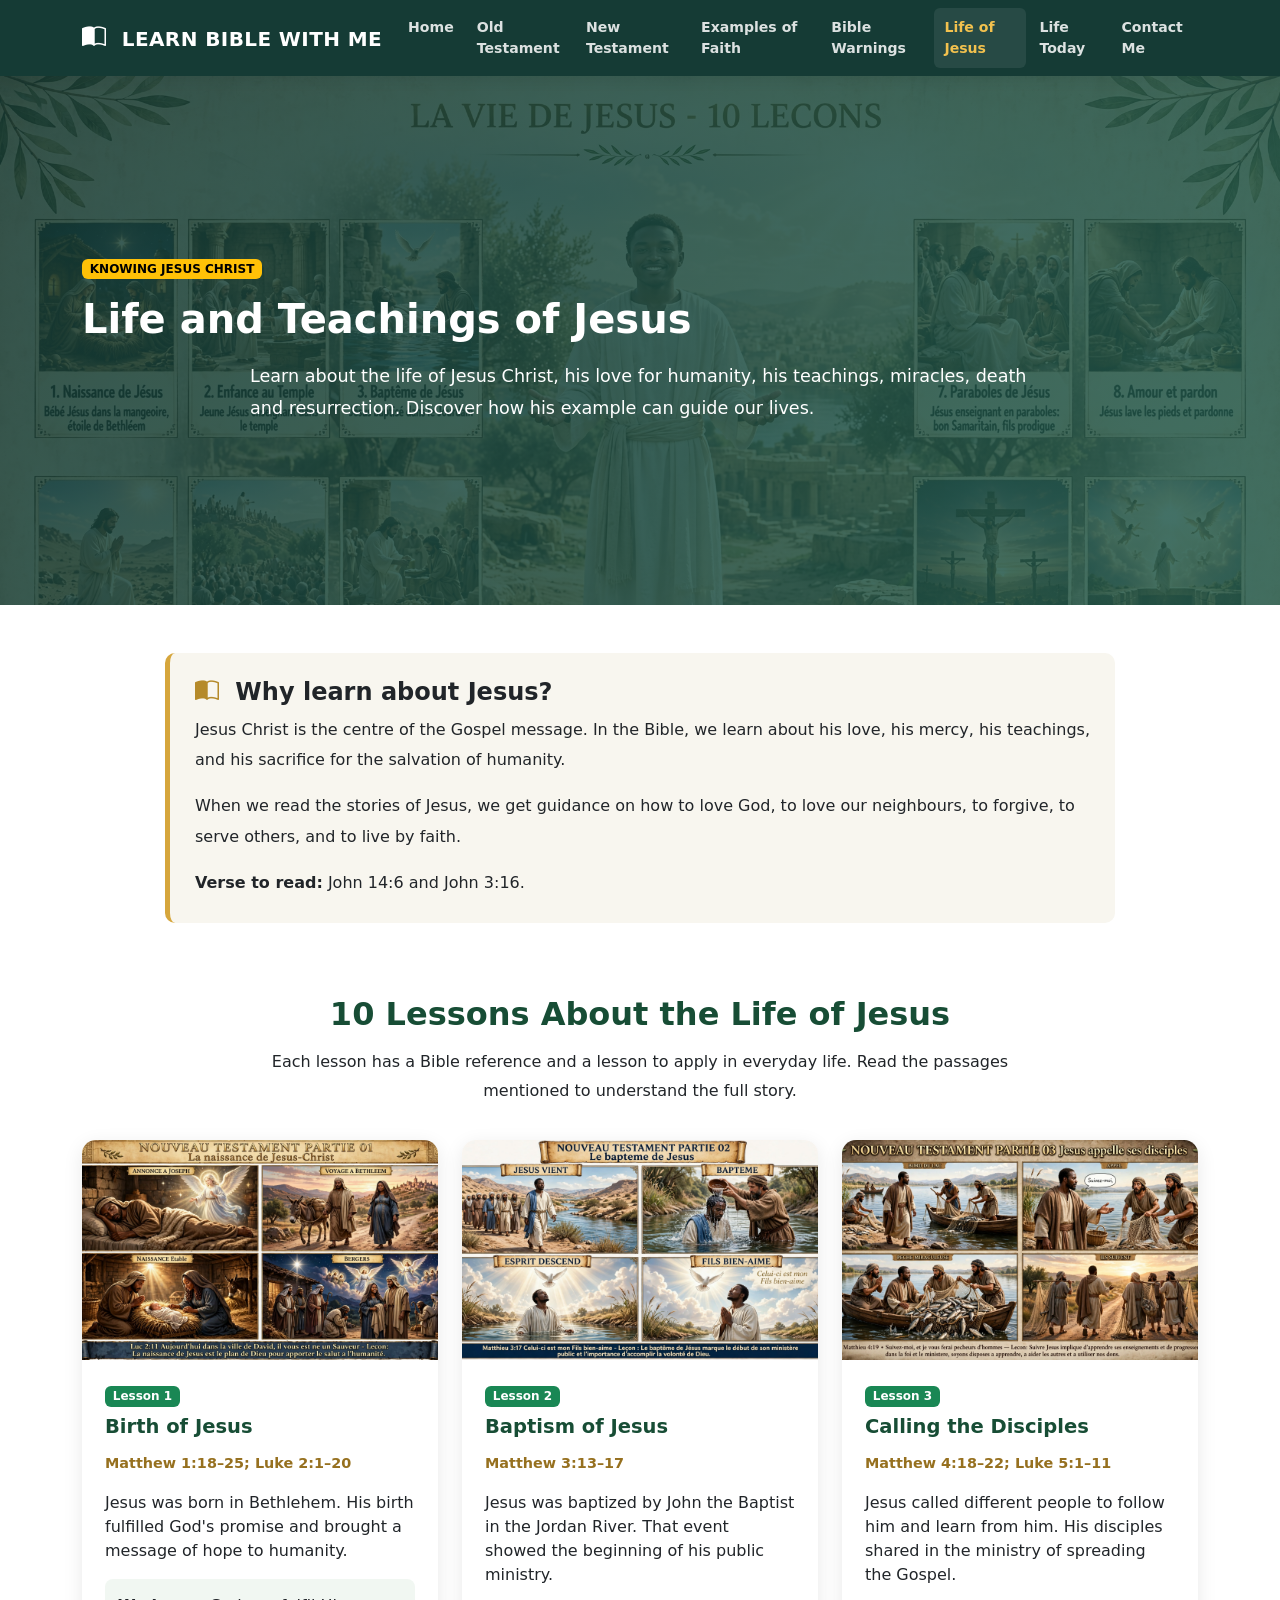
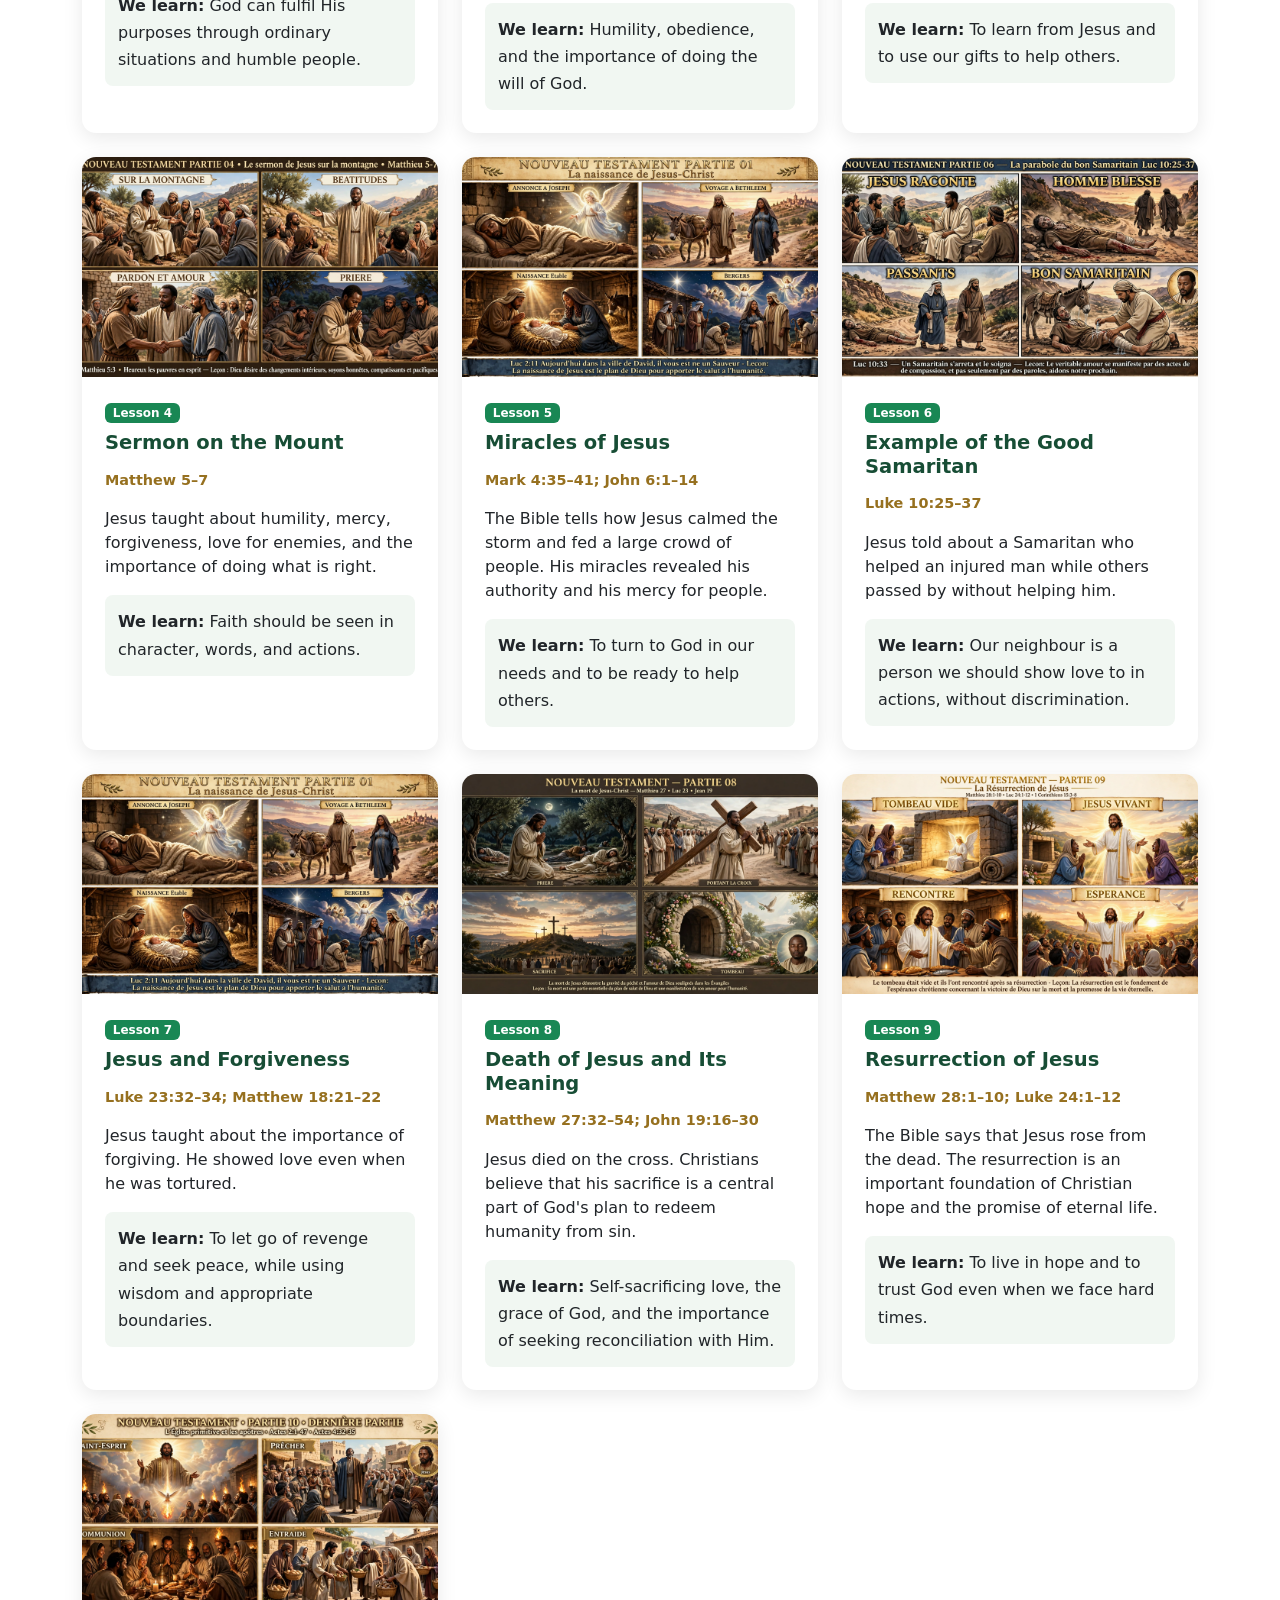
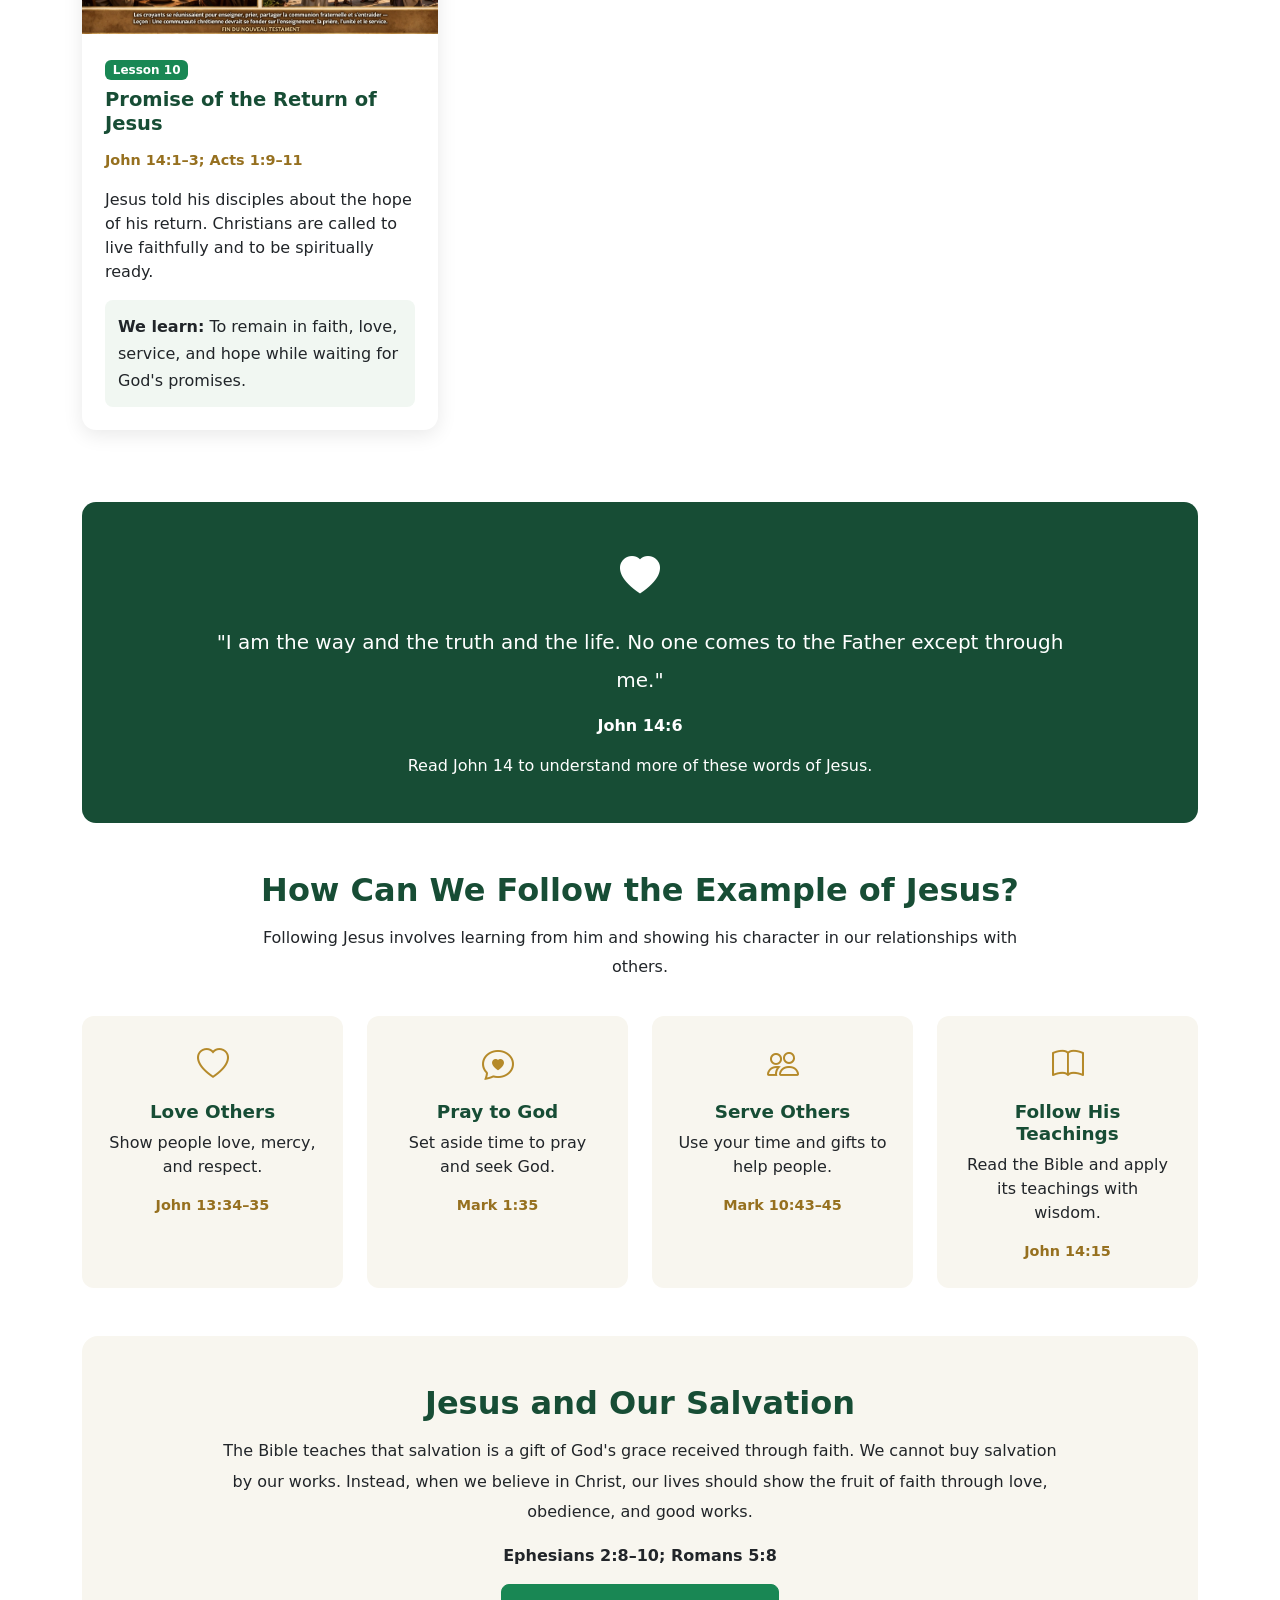
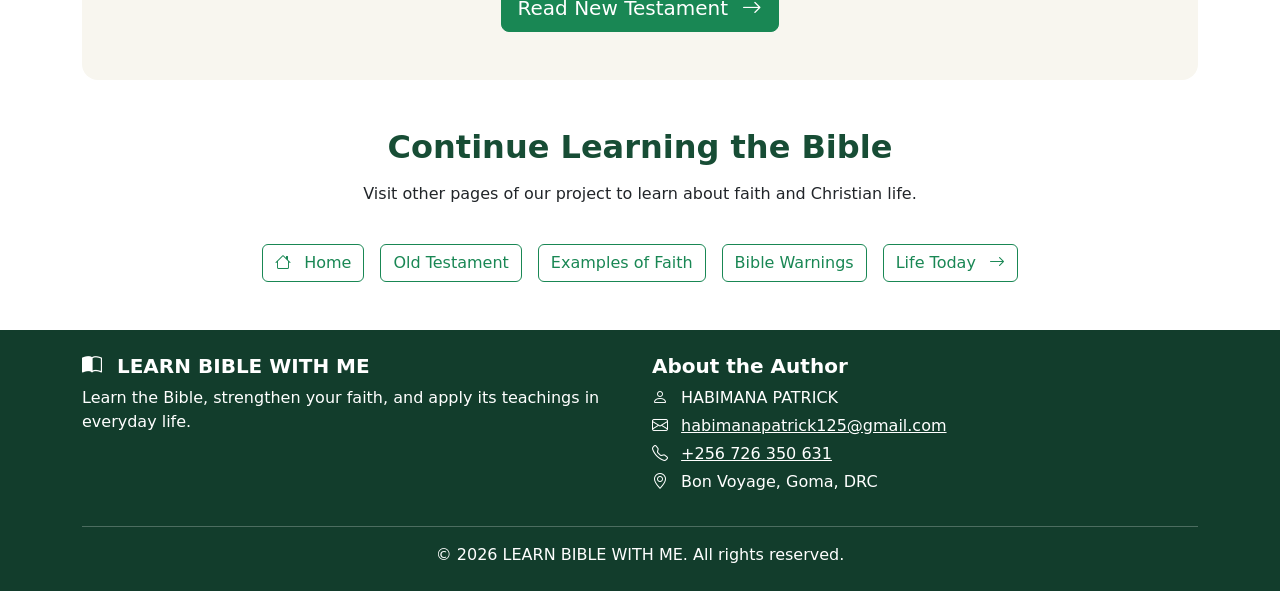
<file: life-of-jesus.html>
<!DOCTYPE html>
<html lang="en">
<head>
    <meta charset="UTF-8">
    <meta name="viewport" content="width=device-width, initial-scale=1.0">

    <title>Life of Jesus | LEARN BIBLE WITH ME</title>

    <meta name="description"
          content="Learn about the life of Jesus Christ, his teachings, miracles, death and resurrection through the Bible.">

    <link rel="stylesheet" href="Styles.css">

    <link href="https://cdn.jsdelivr.net/npm/bootstrap@5.3.3/dist/css/bootstrap.min.css"
          rel="stylesheet">

    <link href="https://cdn.jsdelivr.net/npm/bootstrap-icons@1.11.3/font/bootstrap-icons.css"
          rel="stylesheet">

    <style>
         .page-banner {
          background:
        linear-gradient(
            120deg,
            rgba(21, 59, 53, 0.85),
            rgba(36, 91, 78, 0.85)
        ),
        url('life-of-jesus B.webp');
            background-repeat: no-repeat;
            background-position: top center;
            background-size: cover;
            padding: 180px 0;
            color: var(--white-color);
            overflow: hidden;
        }

        .page-banner h1 {
            font-weight: 800;
            margin-bottom: 18px;
        }

        .page-banner p {
            max-width: 780px;
            margin: 0 auto;
            font-size: 1.1rem;
            line-height: 1.8;
        }

        .intro-box {
            max-width: 950px;
            margin: 35px auto;
            padding: 25px;
            background: #f8f6ef;
            border-left: 5px solid #d6a63c;
            border-radius: 10px;
            line-height: 1.9;
        }

        .section-heading {
            color: #174d35;
            font-weight: 800;
            text-align: center;
            margin-bottom: 14px;
        }

        .section-description {
            max-width: 780px;
            margin: 0 auto 35px;
            text-align: center;
            line-height: 1.8;
        }

        .jesus-card {
            height: 100%;
            border: none;
            border-radius: 14px;
            overflow: hidden;
            box-shadow: 0 5px 20px rgba(0, 0, 0, 0.09);
            transition: transform 0.25s ease;
            background: white;
        }

        .jesus-card:hover {
            transform: translateY(-5px);
        }

        .jesus-card img {
            width: 100%;
            height: 220px;
            object-fit: cover;
        }

        .jesus-card .card-body {
            padding: 23px;
        }

        .jesus-card h3 {
            color: #174d35;
            font-size: 1.22rem;
            font-weight: 750;
        }

        .bible-reference {
            color: #96701f;
            font-weight: 700;
        }

        .lesson-box {
            background: #f1f7f2;
            padding: 13px;
            margin-top: 15px;
            border-radius: 8px;
            line-height: 1.7;
        }

        .jesus-quote {
            background: #174d35;
            color: white;
            padding: 45px 22px;
            text-align: center;
            border-radius: 14px;
        }

        .jesus-quote blockquote {
            max-width: 850px;
            margin: 0 auto 15px;
            font-size: 1.25rem;
            line-height: 1.9;
        }

        .quality-card {
            height: 100%;
            background: #f8f6ef;
            padding: 25px;
            border-radius: 12px;
            text-align: center;
        }

        .quality-card i {
            font-size: 2rem;
            color: #b58a2a;
        }

        .quality-card h3 {
            color: #174d35;
            font-size: 1.15rem;
            font-weight: 750;
            margin-top: 12px;
        }

        @media (max-width: 576px) {
            .page-banner {
                padding: 50px 15px;
            }

            .jesus-card img {
                height: 190px;
            }
        }
    </style>
</head>

<body>

<!-- NAVIGATION -->
<header>
    <nav class="navbar navbar-expand-lg navbar-dark"
         style="background-color: #123d2c;">

        <div class="container">

            <a class="navbar-brand fw-bold" href="index.html">
                <i class="bi bi-book-half me-2"></i>
                LEARN BIBLE WITH ME
            </a>

            <button class="navbar-toggler"
                    type="button"
                    data-bs-toggle="collapse"
                    data-bs-target="#mainNavbar"
                    aria-controls="mainNavbar"
                    aria-expanded="false"
                    aria-label="Open menu">

                <span class="navbar-toggler-icon"></span>
            </button>

            <div class="collapse navbar-collapse" id="mainNavbar">

                <ul class="navbar-nav ms-auto">

                    <li class="nav-item">
                        <a class="nav-link" href="index.html">Home</a>
                    </li>

                    <li class="nav-item">
                        <a class="nav-link" href="old-testament.html">
                            Old Testament
                        </a>
                    </li>

                    <li class="nav-item">
                        <a class="nav-link" href="new-testament.html">
                            New Testament
                        </a>
                    </li>

                    <li class="nav-item">
                        <a class="nav-link" href="examples-of-faith.html">
                            Examples of Faith
                        </a>
                    </li>

                    <li class="nav-item">
                        <a class="nav-link" href="bible-warnings.html">
                            Bible Warnings
                        </a>
                    </li>

                    <li class="nav-item">
                        <a class="nav-link active"
                           aria-current="page"
                           href="life-of-jesus.html">
                            Life of Jesus
                        </a>
                    </li>

                    <li class="nav-item">
                        <a class="nav-link" href="life-today.html">
                            Life Today
                        </a>
                    </li>

                    <li class="nav-item">
                        <a class="nav-link" href="contact-me.html">
                            Contact Me
                        </a>
                    </li>

                </ul>
            </div>
        </div>
    </nav>
</header>

<!-- HERO -->
<section class="page-banner">
    <div class="container">

        <span class="badge text-bg-warning mb-3">
            KNOWING JESUS CHRIST
        </span>

        <h1>Life and Teachings of Jesus</h1>

        <p>
            Learn about the life of Jesus Christ, his love for
            humanity, his teachings, miracles, death and resurrection.
            Discover how his example can guide our lives.
        </p>

    </div>
</section>

<main>

    <!-- INTRODUCTION -->
    <section class="container my-5">

        <div class="intro-box">

            <h2 class="h4 fw-bold">
                <i class="bi bi-book-half me-2"
                   style="color: #b58a2a;"></i>
                Why learn about Jesus?
            </h2>

            <p>
                Jesus Christ is the centre of the Gospel message.
                In the Bible, we learn about his love,
                his mercy, his teachings, and his sacrifice
                for the salvation of humanity.
            </p>

            <p>
                When we read the stories of Jesus, we get guidance on
                how to love God, to love our neighbours,
                to forgive, to serve others, and to live by faith.
            </p>

            <p class="mb-0">
                <strong>Verse to read:</strong>
                John 14:6 and John 3:16.
            </p>

        </div>

    </section>

    <!-- LESSONS -->
    <section class="container py-4">

        <h2 class="section-heading">
            10 Lessons About the Life of Jesus
        </h2>

        <p class="section-description">
            Each lesson has a Bible reference and a lesson to apply
            in everyday life. Read the passages mentioned
            to understand the full story.
        </p>

        <div class="row g-4">

            <!-- 1 BIRTH -->
            <div class="col-md-6 col-lg-4">

                <article class="card jesus-card">

                    <img
                        src="new testament L1.webp"
                        alt="Night sky with stars"
                        loading="lazy">

                    <div class="card-body">

                        <span class="badge text-bg-success mb-2">
                            Lesson 1
                        </span>

                        <h3>Birth of Jesus</h3>

                        <p class="bible-reference">
                            Matthew 1:18–25; Luke 2:1–20
                        </p>

                        <p>
                            Jesus was born in Bethlehem. His birth
                            fulfilled God's promise and brought a message
                            of hope to humanity.
                        </p>

                        <div class="lesson-box">
                            <strong>We learn:</strong>
                            God can fulfil His purposes through
                            ordinary situations and humble people.
                        </div>

                    </div>
                </article>
            </div>

            <!-- 2 BAPTISM -->
            <div class="col-md-6 col-lg-4">

                <article class="card jesus-card">

                    <img
                        src="new testament L2.webp"
                        alt="Calmly flowing water"
                        loading="lazy">

                    <div class="card-body">

                        <span class="badge text-bg-success mb-2">
                            Lesson 2
                        </span>

                        <h3>Baptism of Jesus</h3>

                        <p class="bible-reference">
                            Matthew 3:13–17
                        </p>

                        <p>
                            Jesus was baptized by John the Baptist in
                            the Jordan River. That event showed the beginning
                            of his public ministry.
                        </p>

                        <div class="lesson-box">
                            <strong>We learn:</strong>
                            Humility, obedience, and the importance of doing
                            the will of God.
                        </div>

                    </div>
                </article>
            </div>

            <!-- 3 DISCIPLES -->
            <div class="col-md-6 col-lg-4">

                <article class="card jesus-card">

                    <img
                        src="new testament L3.webp"
                        alt="Lake and mountains in a natural landscape"
                        loading="lazy">

                    <div class="card-body">

                        <span class="badge text-bg-success mb-2">
                            Lesson 3
                        </span>

                        <h3>Calling the Disciples</h3>

                        <p class="bible-reference">
                            Matthew 4:18–22; Luke 5:1–11
                        </p>

                        <p>
                            Jesus called different people to follow him
                            and learn from him. His disciples
                            shared in the ministry of spreading the Gospel.
                        </p>

                        <div class="lesson-box">
                            <strong>We learn:</strong>
                            To learn from Jesus and to use our gifts
                            to help others.
                        </div>

                    </div>
                </article>
            </div>

            <!-- 4 SERMON -->
            <div class="col-md-6 col-lg-4">

                <article class="card jesus-card">

                    <img
                        src="new testament L4.webp"
                        alt="Path in a wide natural landscape"
                        loading="lazy">

                    <div class="card-body">

                        <span class="badge text-bg-success mb-2">
                            Lesson 4
                        </span>

                        <h3>Sermon on the Mount</h3>

                        <p class="bible-reference">
                            Matthew 5–7
                        </p>

                        <p>
                            Jesus taught about humility,
                            mercy, forgiveness, love for enemies,
                            and the importance of doing what is right.
                        </p>

                        <div class="lesson-box">
                            <strong>We learn:</strong>
                            Faith should be seen in character,
                            words, and actions.
                        </div>

                    </div>
                </article>
            </div>

            <!-- 5 MIRACLES -->
            <div class="col-md-6 col-lg-4">

                <article class="card jesus-card">

                    <img
                        src="new testament L1.webp"
                        alt="Sea water under light"
                        loading="lazy">

                    <div class="card-body">

                        <span class="badge text-bg-success mb-2">
                            Lesson 5
                        </span>

                        <h3>Miracles of Jesus</h3>

                        <p class="bible-reference">
                            Mark 4:35–41; John 6:1–14
                        </p>

                        <p>
                            The Bible tells how Jesus calmed
                            the storm and fed a large crowd of people.
                            His miracles revealed his authority and
                            his mercy for people.
                        </p>

                        <div class="lesson-box">
                            <strong>We learn:</strong>
                            To turn to God in our needs
                            and to be ready to help others.
                        </div>

                    </div>
                </article>
            </div>

            <!-- 6 GOOD SAMARITAN -->
            <div class="col-md-6 col-lg-4">

                <article class="card jesus-card">

                    <img
                        src="new testament L6.webp"
                        alt="Morning light in the fields"
                        loading="lazy">

                    <div class="card-body">

                        <span class="badge text-bg-success mb-2">
                            Lesson 6
                        </span>

                        <h3>Example of the Good Samaritan</h3>

                        <p class="bible-reference">
                            Luke 10:25–37
                        </p>

                        <p>
                            Jesus told about a Samaritan who helped
                            an injured man while others passed by
                            without helping him.
                        </p>

                        <div class="lesson-box">
                            <strong>We learn:</strong>
                            Our neighbour is a person we should show
                            love to in actions, without discrimination.
                        </div>

                    </div>
                </article>
            </div>

            <!-- 7 FORGIVENESS -->
            <div class="col-md-6 col-lg-4">

                <article class="card jesus-card">

                    <img
                        src="new testament L1.webp"
                        alt="Quiet path among trees"
                        loading="lazy">

                    <div class="card-body">

                        <span class="badge text-bg-success mb-2">
                            Lesson 7
                        </span>

                        <h3>Jesus and Forgiveness</h3>

                        <p class="bible-reference">
                            Luke 23:32–34; Matthew 18:21–22
                        </p>

                        <p>
                            Jesus taught about the importance of forgiving.
                            He showed love even when he was tortured.
                        </p>

                        <div class="lesson-box">
                            <strong>We learn:</strong>
                            To let go of revenge and seek peace,
                            while using wisdom and appropriate boundaries.
                        </div>

                    </div>
                </article>
            </div>

            <!-- 8 DEATH -->
            <div class="col-md-6 col-lg-4">

                <article class="card jesus-card">

                    <img
                        src="new testament L8.webp"
                        alt="Desert landscape under sunlight"
                        loading="lazy">

                    <div class="card-body">

                        <span class="badge text-bg-success mb-2">
                            Lesson 8
                        </span>

                        <h3>Death of Jesus and Its Meaning</h3>

                        <p class="bible-reference">
                            Matthew 27:32–54; John 19:16–30
                        </p>

                        <p>
                            Jesus died on the cross. Christians believe
                            that his sacrifice is a central part of God's plan
                            to redeem humanity from sin.
                        </p>

                        <div class="lesson-box">
                            <strong>We learn:</strong>
                            Self-sacrificing love, the grace of God, and
                            the importance of seeking reconciliation with Him.
                        </div>

                    </div>
                </article>
            </div>

            <!-- 9 RESURRECTION -->
            <div class="col-md-6 col-lg-4">

                <article class="card jesus-card">

                    <img
                        src="new testament L9.webp"
                        alt="Sunlight shining on mountains and water"
                        loading="lazy">

                    <div class="card-body">

                        <span class="badge text-bg-success mb-2">
                            Lesson 9
                        </span>

                        <h3>Resurrection of Jesus</h3>

                        <p class="bible-reference">
                            Matthew 28:1–10; Luke 24:1–12
                        </p>

                        <p>
                            The Bible says that Jesus rose from
                            the dead. The resurrection is an important foundation of Christian
                            hope and the promise of eternal life.
                        </p>

                        <div class="lesson-box">
                            <strong>We learn:</strong>
                            To live in hope and to trust God
                            even when we face hard times.
                        </div>

                    </div>
                </article>
            </div>

            <!-- 10 SECOND COMING -->
            <div class="col-md-6 col-lg-4">

                <article class="card jesus-card">

                    <img
                        src="new testament L10.webp"
                        alt="Wide landscape with natural light"
                        loading="lazy">

                    <div class="card-body">

                        <span class="badge text-bg-success mb-2">
                            Lesson 10
                        </span>

                        <h3>Promise of the Return of Jesus</h3>

                        <p class="bible-reference">
                            John 14:1–3; Acts 1:9–11
                        </p>

                        <p>
                            Jesus told his disciples about the hope
                            of his return. Christians are called to live
                            faithfully and to be spiritually ready.
                        </p>

                        <div class="lesson-box">
                            <strong>We learn:</strong>
                            To remain in faith, love, service,
                            and hope while waiting for God's promises.
                        </div>

                    </div>
                </article>
            </div>

        </div>
    </section>

    <!-- VERSE -->
    <section class="container my-5">

        <div class="jesus-quote">

            <i class="bi bi-heart-fill fs-1 mb-3 d-block"></i>

            <blockquote>
                "I am the way and the truth and the life.
                No one comes to the Father except through me."
            </blockquote>

            <p class="fw-bold mb-0">
                John 14:6
            </p>

            <p class="mt-3 mb-0">
                Read John 14 to understand more of these words of Jesus.
            </p>

        </div>

    </section>

    <!-- FOLLOW JESUS -->
    <section class="container my-5">

        <h2 class="section-heading">
            How Can We Follow the Example of Jesus?
        </h2>

        <p class="section-description">
            Following Jesus involves learning from him
            and showing his character in our relationships with others.
        </p>

        <div class="row g-4">

            <div class="col-md-6 col-lg-3">

                <div class="quality-card">

                    <i class="bi bi-heart"></i>

                    <h3>Love Others</h3>

                    <p class="mb-0">
                        Show people love, mercy, and respect.
                    </p>

                    <p class="bible-reference mt-3 mb-0">
                        John 13:34–35
                    </p>

                </div>
            </div>

            <div class="col-md-6 col-lg-3">

                <div class="quality-card">

                    <i class="bi bi-chat-heart"></i>

                    <h3>Pray to God</h3>

                    <p class="mb-0">
                        Set aside time to pray and seek God.
                    </p>

                    <p class="bible-reference mt-3 mb-0">
                        Mark 1:35
                    </p>

                </div>
            </div>

            <div class="col-md-6 col-lg-3">

                <div class="quality-card">

                    <i class="bi bi-people"></i>

                    <h3>Serve Others</h3>

                    <p class="mb-0">
                        Use your time and gifts to help people.
                    </p>

                    <p class="bible-reference mt-3 mb-0">
                        Mark 10:43–45
                    </p>

                </div>
            </div>

            <div class="col-md-6 col-lg-3">

                <div class="quality-card">

                    <i class="bi bi-book"></i>

                    <h3>Follow His Teachings</h3>

                    <p class="mb-0">
                        Read the Bible and apply its teachings with wisdom.
                    </p>

                    <p class="bible-reference mt-3 mb-0">
                        John 14:15
                    </p>

                </div>
            </div>

        </div>
    </section>

    <!-- SALVATION -->
    <section class="container my-5">

        <div class="p-4 p-md-5 rounded-4"
             style="background-color: #f8f6ef;">

            <h2 class="section-heading">
                Jesus and Our Salvation
            </h2>

            <p class="text-center mx-auto"
               style="max-width: 850px; line-height: 1.9;">

                The Bible teaches that salvation is a gift of God's grace
                received through faith.
                We cannot buy salvation by our works. Instead,
                when we believe in Christ, our lives should show
                the fruit of faith through love, obedience, and good works.

            </p>

            <p class="text-center fw-bold">
                Ephesians 2:8–10; Romans 5:8
            </p>

            <div class="text-center">

                <a href="new-testament.html"
                   class="btn btn-success btn-lg">

                    Read New Testament
                    <i class="bi bi-arrow-right ms-2"></i>

                </a>

            </div>

        </div>

    </section>

    <!-- OTHER PAGES -->
    <section class="container my-5 text-center">

        <h2 class="section-heading">
            Continue Learning the Bible
        </h2>

        <p class="section-description">
            Visit other pages of our project to learn
            about faith and Christian life.
        </p>

        <div class="d-flex flex-wrap justify-content-center gap-3">

            <a href="index.html"
               class="btn btn-outline-success">
                <i class="bi bi-house me-2"></i>
                Home
            </a>

            <a href="old-testament.html"
               class="btn btn-outline-success">
                Old Testament
            </a>

            <a href="examples-of-faith.html"
               class="btn btn-outline-success">
                Examples of Faith
            </a>

            <a href="bible-warnings.html"
               class="btn btn-outline-success">
                Bible Warnings
            </a>

            <a href="life-today.html"
               class="btn btn-outline-success">
                Life Today
                <i class="bi bi-arrow-right ms-2"></i>
            </a>

        </div>

    </section>

</main>

<!-- FOOTER -->
<footer class="text-white mt-5"
        style="background-color: #123d2c;">

    <div class="container py-4">

        <div class="row g-4">

            <div class="col-md-6">

                <h2 class="h5 fw-bold">
                    <i class="bi bi-book-half me-2"></i>
                    LEARN BIBLE WITH ME
                </h2>

                <p>
                    Learn the Bible, strengthen your faith,
                    and apply its teachings in everyday life.
                </p>

            </div>

            <div class="col-md-6">

                <h2 class="h5 fw-bold">
                    About the Author
                </h2>

                <p class="mb-1">
                    <i class="bi bi-person me-2"></i>
                    HABIMANA PATRICK
                </p>

                <p class="mb-1">
                    <i class="bi bi-envelope me-2"></i>
                    <a href="mailto:habimanapatrick125@gmail.com"
                       class="text-white">
                        habimanapatrick125@gmail.com
                    </a>
                </p>

                <p class="mb-1">
                    <i class="bi bi-telephone me-2"></i>
                    <a href="tel:+256726350631"
                       class="text-white">
                        +256 726 350 631
                    </a>
                </p>

                <p>
                    <i class="bi bi-geo-alt me-2"></i>
                    Bon Voyage, Goma, DRC
                </p>

            </div>

        </div>

        <hr class="border-light">

        <p class="text-center mb-0">
            &copy; <span id="currentYear"></span>
            LEARN BIBLE WITH ME. All rights reserved.
        </p>

    </div>

</footer>

<script src="https://cdn.jsdelivr.net/npm/bootstrap@5.3.3/dist/js/bootstrap.bundle.min.js"></script>

<script>
    document.getElementById("currentYear").textContent =
        new Date().getFullYear();
</script>

</body>
</html>
</file>
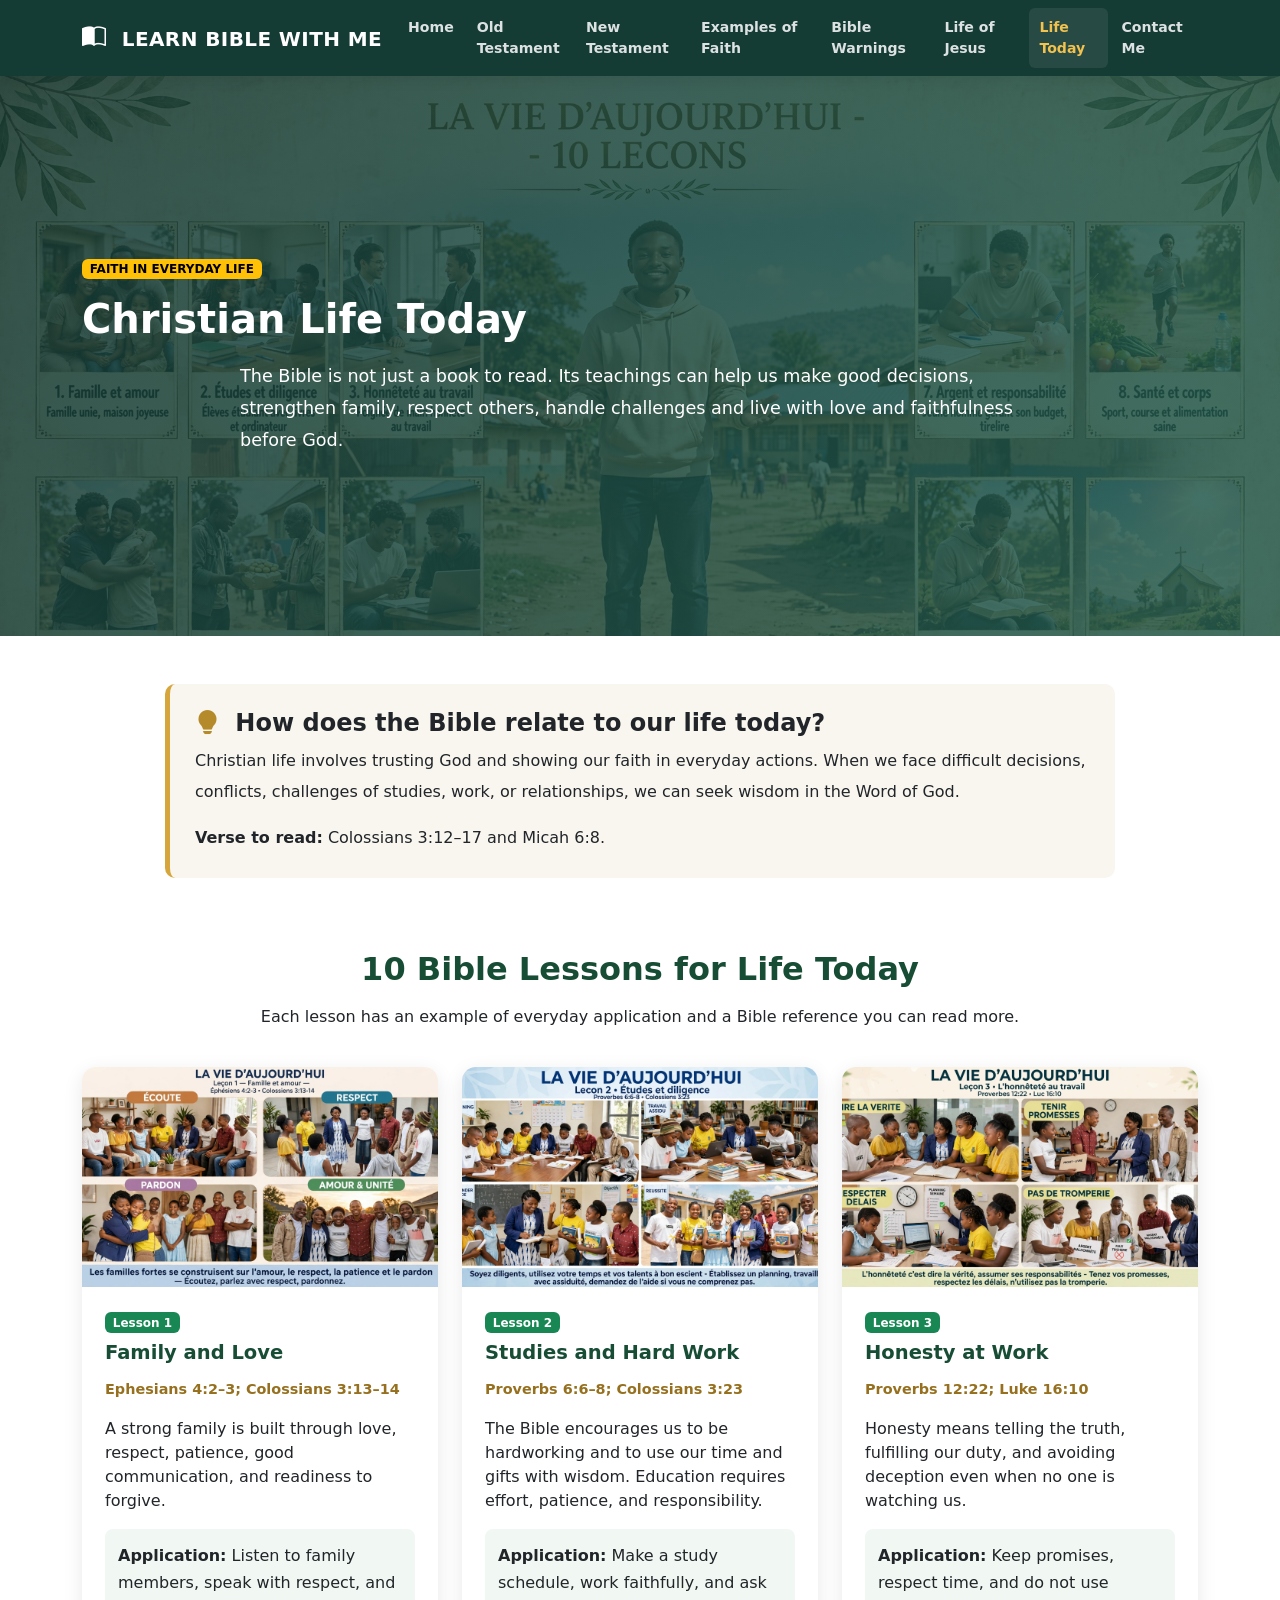
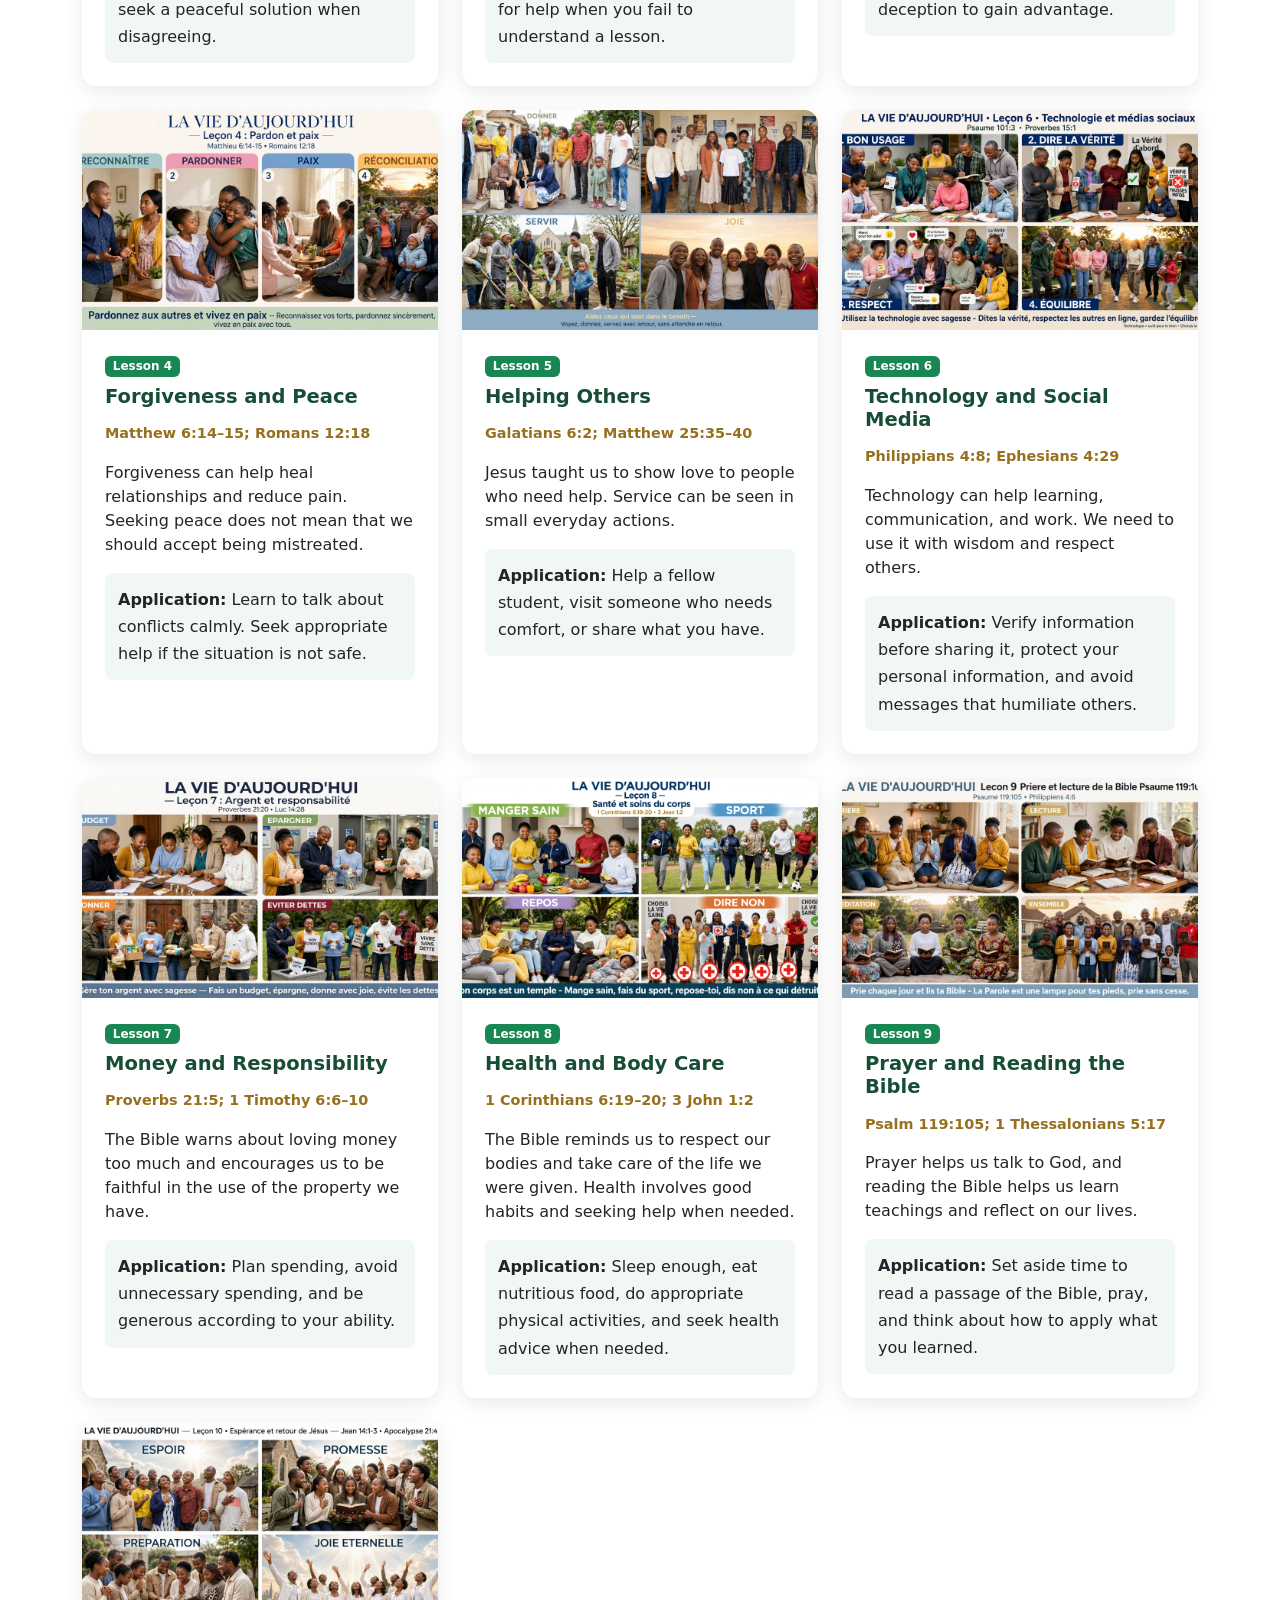
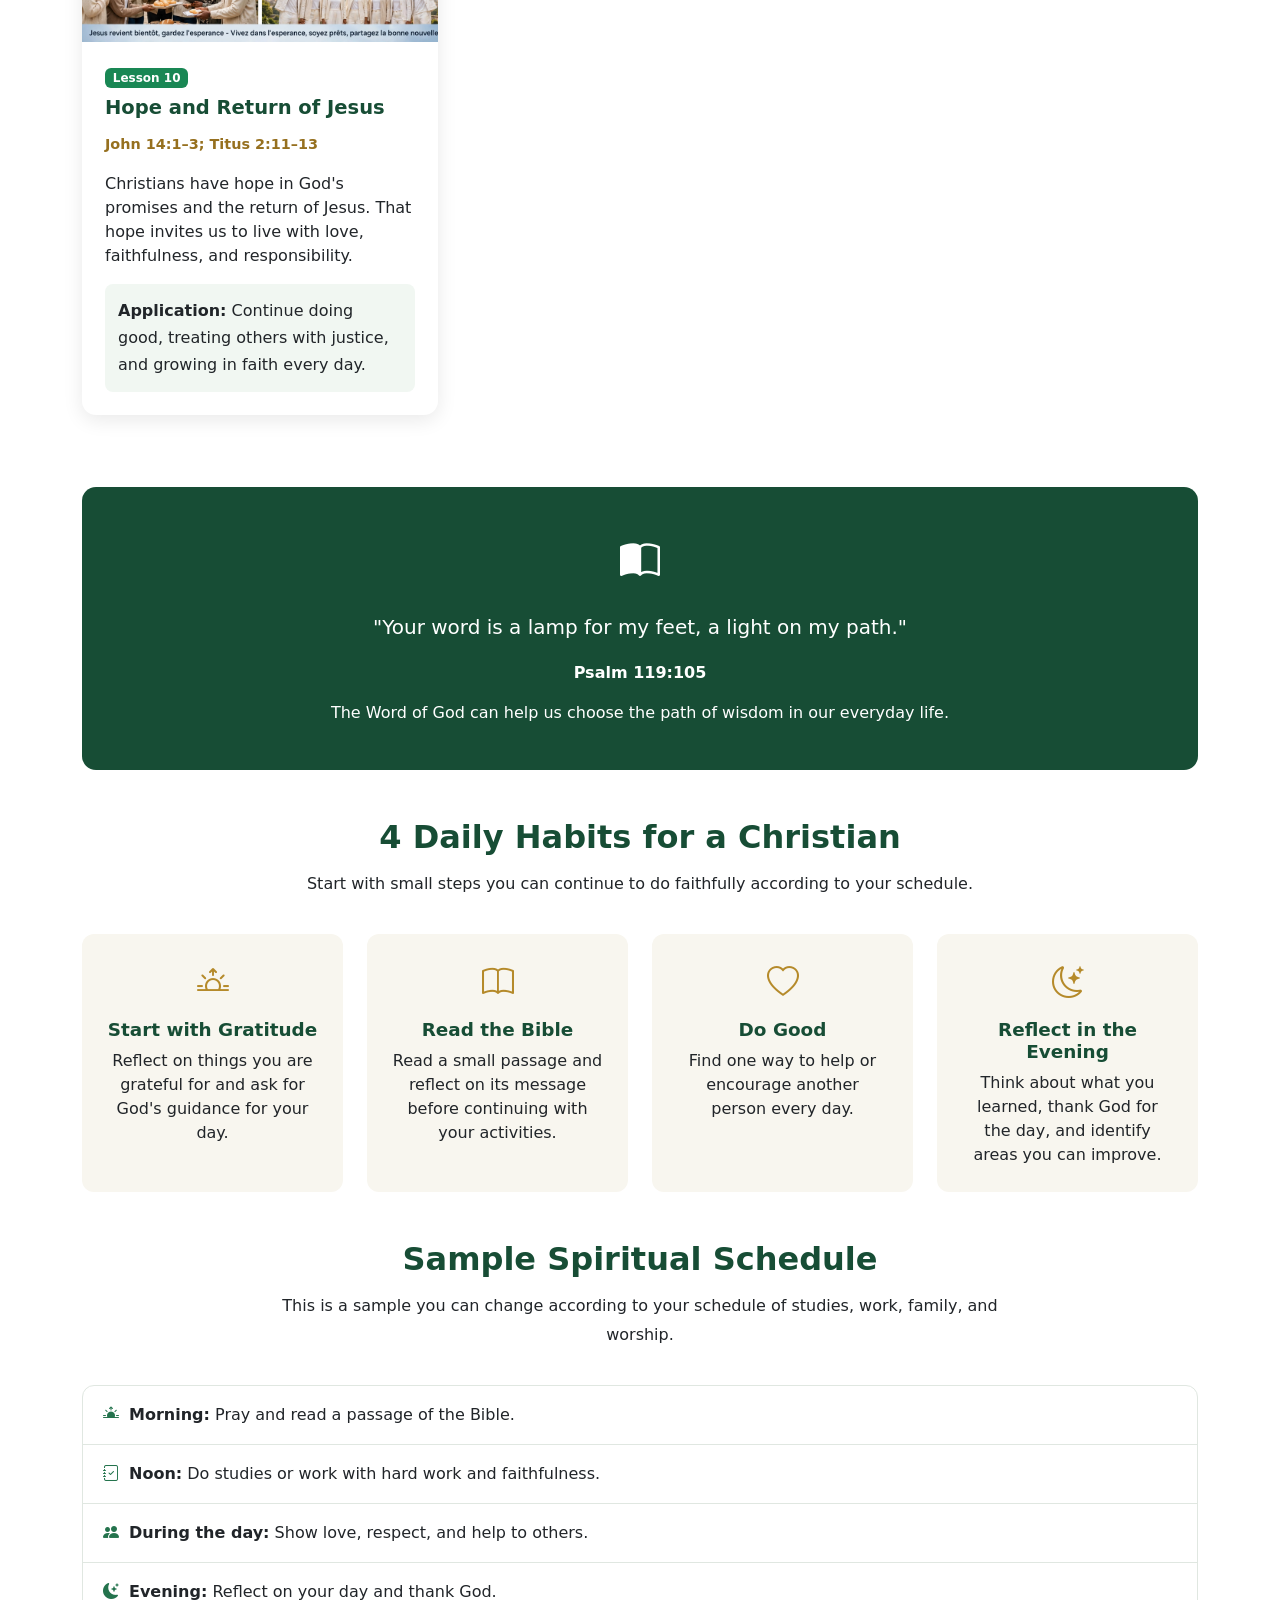
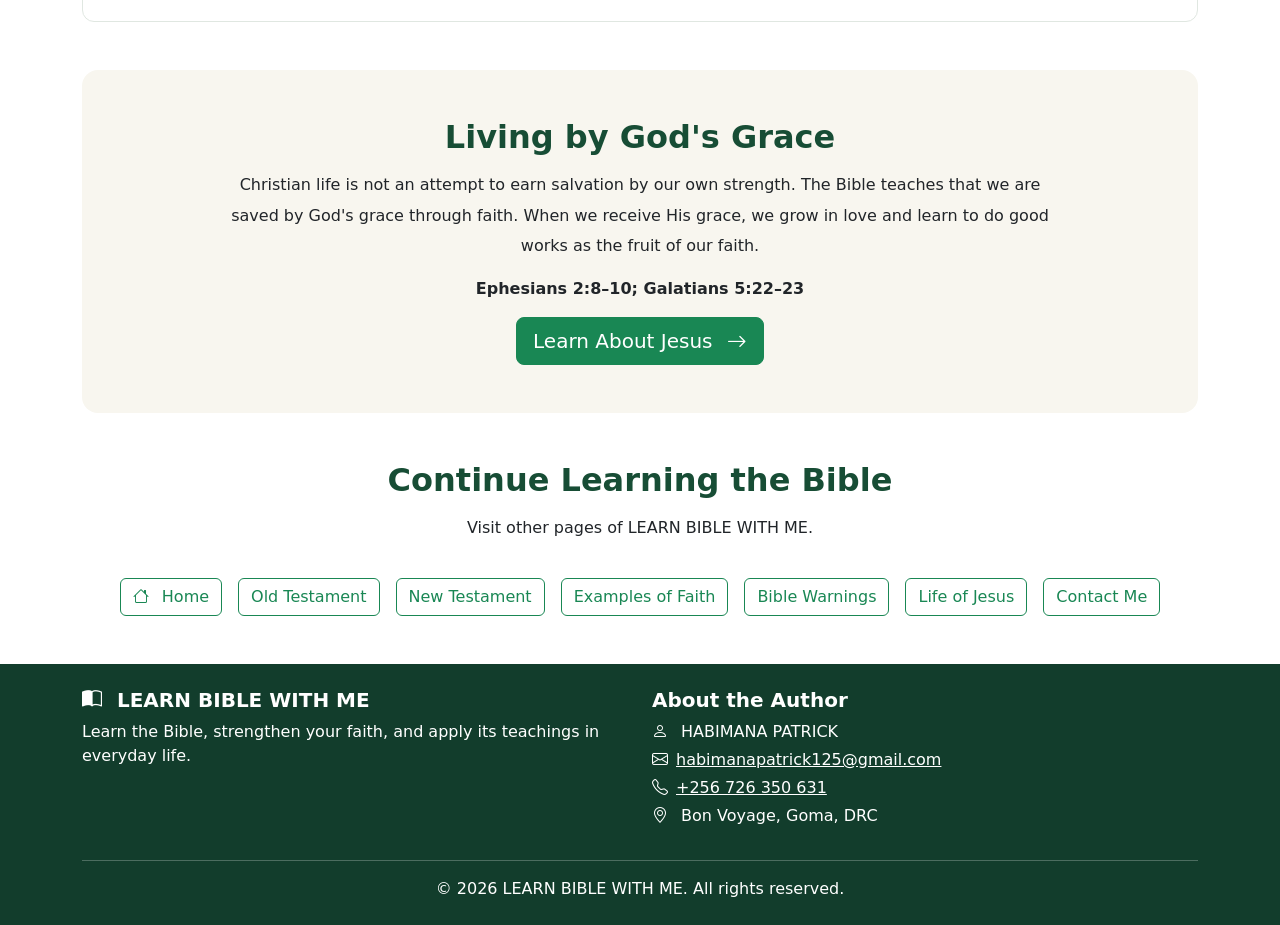
<file: life-today.html>
<!DOCTYPE html>
<html lang="en">
<head>
    <meta charset="UTF-8">
    <meta name="viewport" content="width=device-width, initial-scale=1.0">
    <title>Christian Life Today | LEARN BIBLE WITH ME</title>
    <meta name="description" content="Learn how to apply the teachings of the Bible in family, studies, work, relationships, use of technology and everyday life.">
    <link rel="stylesheet" href="Styles.css">
    <link href="https://cdn.jsdelivr.net/npm/bootstrap@5.3.3/dist/css/bootstrap.min.css" rel="stylesheet">
    <link href="https://cdn.jsdelivr.net/npm/bootstrap-icons@1.11.3/font/bootstrap-icons.css" rel="stylesheet">
    <style>
        .page-banner {
          background:
        linear-gradient(
            120deg,
            rgba(21, 59, 53, 0.85),
            rgba(36, 91, 78, 0.85)
        ),
        url('life-today B.webp');
            background-repeat: no-repeat;
            background-position: top center;
            background-size: cover;
            padding: 180px 0;
            color: var(--white-color);
            overflow: hidden;
        }
        .page-banner 
        h1 { font-weight: 800; margin-bottom: 18px; }
        .page-banner p { max-width: 800px; margin: auto; font-size: 1.1rem; line-height: 1.8; }
        .intro-box { max-width: 950px; margin: 35px auto; padding: 25px; background: #f8f6ef; border-left: 5px solid #d6a63c; border-radius: 10px; line-height: 1.9; }
        .section-heading { color: #174d35; font-weight: 800; text-align: center; margin-bottom: 14px; }
        .section-description { max-width: 780px; margin: 0 auto 35px; text-align: center; line-height: 1.8; }
        .life-card { height: 100%; border: none; border-radius: 14px; overflow: hidden; background: white; box-shadow: 0 5px 20px rgba(0, 0, 0, 0.09); transition: transform 0.25s ease; }
        .life-card:hover { transform: translateY(-5px); }
        .life-card img { width: 100%; height: 220px; object-fit: cover; }
        .life-card .card-body { padding: 23px; }
        .life-card h3 { color: #174d35; font-size: 1.22rem; font-weight: 750; }
        .bible-reference { color: #96701f; font-weight: 700; }
        .application-box { background: #f1f7f2; padding: 13px; border-radius: 8px; margin-top: 15px; line-height: 1.7; }
        .verse-panel { background: #174d35; color: white; padding: 45px 22px; text-align: center; border-radius: 14px; }
        .verse-panel blockquote { max-width: 850px; margin: 0 auto 15px; font-size: 1.25rem; line-height: 1.9; }
        .habit-card { height: 100%; padding: 25px; border-radius: 12px; background: #f8f6ef; }
        .habit-card i { font-size: 2rem; color: #b58a2a; }
        .habit-card h3 { margin-top: 12px; color: #174d35; font-size: 1.15rem; font-weight: 750; }
        .daily-plan { border: 1px solid #e0e7e1; border-radius: 12px; overflow: hidden; }
        .daily-plan .plan-item { padding: 17px 20px; border-bottom: 1px solid #e0e7e1; }
        .daily-plan .plan-item:last-child { border-bottom: none; }
        .plan-item i { color: #24734d; margin-right: 10px; }
        @media (max-width: 576px) { .page-banner { padding: 50px 15px; } .life-card img { height: 190px; } }
    </style>
</head>
<body>

<header>
    <nav class="navbar navbar-expand-lg navbar-dark" style="background-color: #123d2c;">
        <div class="container">
            <a class="navbar-brand fw-bold" href="index.html"><i class="bi bi-book-half me-2"></i> LEARN BIBLE WITH ME</a>
            <button class="navbar-toggler" type="button" data-bs-toggle="collapse" data-bs-target="#mainNavbar" aria-controls="mainNavbar" aria-expanded="false" aria-label="Open menu"><span class="navbar-toggler-icon"></span></button>
            <div class="collapse navbar-collapse" id="mainNavbar">
                <ul class="navbar-nav ms-auto">
                    <li class="nav-item"><a class="nav-link" href="index.html">Home</a></li>
                    <li class="nav-item"><a class="nav-link" href="agano-la-kale.html">Old Testament</a></li>
                    <li class="nav-item"><a class="nav-link" href="agano-jipya.html">New Testament</a></li>
                    <li class="nav-item"><a class="nav-link" href="mifano-ya-imani.html">Examples of Faith</a></li>
                    <li class="nav-item"><a class="nav-link" href="maonyo-biblia.html">Bible Warnings</a></li>
                    <li class="nav-item"><a class="nav-link" href="maisha-ya-yesu.html">Life of Jesus</a></li>
                    <li class="nav-item"><a class="nav-link active" aria-current="page" href="maisha-ya-leo.html">Life Today</a></li>
                    <li class="nav-item"><a class="nav-link" href="nitafute.html">Contact Me</a></li>
                </ul>
            </div>
        </div>
    </nav>
</header>

<section class="page-banner">
    <div class="container">
        <span class="badge text-bg-warning mb-3">FAITH IN EVERYDAY LIFE</span>
        <h1>Christian Life Today</h1>
        <p>The Bible is not just a book to read. Its teachings can help us make good decisions, strengthen family, respect others, handle challenges and live with love and faithfulness before God.</p>
    </div>
</section>

<main>
    <section class="container my-5">
        <div class="intro-box">
            <h2 class="h4 fw-bold"><i class="bi bi-lightbulb-fill me-2" style="color: #b58a2a;"></i> How does the Bible relate to our life today?</h2>
            <p>Christian life involves trusting God and showing our faith in everyday actions. When we face difficult decisions, conflicts, challenges of studies, work, or relationships, we can seek wisdom in the Word of God.</p>
            <p class="mb-0"><strong>Verse to read:</strong> Colossians 3:12–17 and Micah 6:8.</p>
        </div>
    </section>

    <section class="container py-4">
        <h2 class="section-heading">10 Bible Lessons for Life Today</h2>
        <p class="section-description">Each lesson has an example of everyday application and a Bible reference you can read more.</p>
        <div class="row g-4">

            <div class="col-md-6 col-lg-4">
                <article class="card life-card">
                    <img src="life-today 1.webp" alt="Family spending time together" loading="lazy">
                    <div class="card-body">
                        <span class="badge text-bg-success mb-2">Lesson 1</span>
                        <h3>Family and Love</h3>
                        <p class="bible-reference">Ephesians 4:2–3; Colossians 3:13–14</p>
                        <p>A strong family is built through love, respect, patience, good communication, and readiness to forgive.</p>
                        <div class="application-box"><strong>Application:</strong> Listen to family members, speak with respect, and seek a peaceful solution when disagreeing.</div>
                    </div>
                </article>
            </div>

            <div class="col-md-6 col-lg-4">
                <article class="card life-card">
                    <img src="life-today 2.webp" alt="Books and learning materials" loading="lazy">
                    <div class="card-body">
                        <span class="badge text-bg-success mb-2">Lesson 2</span>
                        <h3>Studies and Hard Work</h3>
                        <p class="bible-reference">Proverbs 6:6–8; Colossians 3:23</p>
                        <p>The Bible encourages us to be hardworking and to use our time and gifts with wisdom. Education requires effort, patience, and responsibility.</p>
                        <div class="application-box"><strong>Application:</strong> Make a study schedule, work faithfully, and ask for help when you fail to understand a lesson.</div>
                    </div>
                </article>
            </div>

            <div class="col-md-6 col-lg-4">
                <article class="card life-card">
                    <img src="life-today 3.webp" alt="People cooperating at work" loading="lazy">
                    <div class="card-body">
                        <span class="badge text-bg-success mb-2">Lesson 3</span>
                        <h3>Honesty at Work</h3>
                        <p class="bible-reference">Proverbs 12:22; Luke 16:10</p>
                        <p>Honesty means telling the truth, fulfilling our duty, and avoiding deception even when no one is watching us.</p>
                        <div class="application-box"><strong>Application:</strong> Keep promises, respect time, and do not use deception to gain advantage.</div>
                    </div>
                </article>
            </div>

            <div class="col-md-6 col-lg-4">
                <article class="card life-card">
                    <img src="life-today 4.webp" alt="Forgiveness and Peace" loading="lazy">
                    <div class="card-body">
                        <span class="badge text-bg-success mb-2">Lesson 4</span>
                        <h3>Forgiveness and Peace</h3>
                        <p class="bible-reference">Matthew 6:14–15; Romans 12:18</p>
                        <p>Forgiveness can help heal relationships and reduce pain. Seeking peace does not mean that we should accept being mistreated.</p>
                        <div class="application-box"><strong>Application:</strong> Learn to talk about conflicts calmly. Seek appropriate help if the situation is not safe.</div>
                    </div>
                </article>
            </div>

            <div class="col-md-6 col-lg-4">
                <article class="card life-card">
                    <img src="life-today 5.webp" alt="People cooperating to help the community" loading="lazy">
                    <div class="card-body">
                        <span class="badge text-bg-success mb-2">Lesson 5</span>
                        <h3>Helping Others</h3>
                        <p class="bible-reference">Galatians 6:2; Matthew 25:35–40</p>
                        <p>Jesus taught us to show love to people who need help. Service can be seen in small everyday actions.</p>
                        <div class="application-box"><strong>Application:</strong> Help a fellow student, visit someone who needs comfort, or share what you have.</div>
                    </div>
                </article>
            </div>

            <div class="col-md-6 col-lg-4">
                <article class="card life-card">
                    <img src="life-today 6.webp" alt="Computer and technology equipment" loading="lazy">
                    <div class="card-body">
                        <span class="badge text-bg-success mb-2">Lesson 6</span>
                        <h3>Technology and Social Media</h3>
                        <p class="bible-reference">Philippians 4:8; Ephesians 4:29</p>
                        <p>Technology can help learning, communication, and work. We need to use it with wisdom and respect others.</p>
                        <div class="application-box"><strong>Application:</strong> Verify information before sharing it, protect your personal information, and avoid messages that humiliate others.</div>
                    </div>
                </article>
            </div>

            <div class="col-md-6 col-lg-4">
                <article class="card life-card">
                    <img src="life-today 7.webp" alt="Computer used to plan work and information" loading="lazy">
                    <div class="card-body">
                        <span class="badge text-bg-success mb-2">Lesson 7</span>
                        <h3>Money and Responsibility</h3>
                        <p class="bible-reference">Proverbs 21:5; 1 Timothy 6:6–10</p>
                        <p>The Bible warns about loving money too much and encourages us to be faithful in the use of the property we have.</p>
                        <div class="application-box"><strong>Application:</strong> Plan spending, avoid unnecessary spending, and be generous according to your ability.</div>
                    </div>
                </article>
            </div>

            <div class="col-md-6 col-lg-4">
                <article class="card life-card">
                    <img src="life-today 8.webp" alt="Person reflecting in a calm environment" loading="lazy">
                    <div class="card-body">
                        <span class="badge text-bg-success mb-2">Lesson 8</span>
                        <h3>Health and Body Care</h3>
                        <p class="bible-reference">1 Corinthians 6:19–20; 3 John 1:2</p>
                        <p>The Bible reminds us to respect our bodies and take care of the life we were given. Health involves good habits and seeking help when needed.</p>
                        <div class="application-box"><strong>Application:</strong> Sleep enough, eat nutritious food, do appropriate physical activities, and seek health advice when needed.</div>
                    </div>
                </article>
            </div>

            <div class="col-md-6 col-lg-4">
                <article class="card life-card">
                    <img src="life-today 9.webp" alt="Prayer and Reading the Bible" loading="lazy">
                    <div class="card-body">
                        <span class="badge text-bg-success mb-2">Lesson 9</span>
                        <h3>Prayer and Reading the Bible</h3>
                        <p class="bible-reference">Psalm 119:105; 1 Thessalonians 5:17</p>
                        <p>Prayer helps us talk to God, and reading the Bible helps us learn teachings and reflect on our lives.</p>
                        <div class="application-box"><strong>Application:</strong> Set aside time to read a passage of the Bible, pray, and think about how to apply what you learned.</div>
                    </div>
                </article>
            </div>

            <div class="col-md-6 col-lg-4">
                <article class="card life-card">
                    <img src="life-today 10.webp" alt="Hope and Return of Jesus" loading="lazy">
                    <div class="card-body">
                        <span class="badge text-bg-success mb-2">Lesson 10</span>
                        <h3>Hope and Return of Jesus</h3>
                        <p class="bible-reference">John 14:1–3; Titus 2:11–13</p>
                        <p>Christians have hope in God's promises and the return of Jesus. That hope invites us to live with love, faithfulness, and responsibility.</p>
                        <div class="application-box"><strong>Application:</strong> Continue doing good, treating others with justice, and growing in faith every day.</div>
                    </div>
                </article>
            </div>

        </div>
    </section>

    <section class="container my-5">
        <div class="verse-panel">
            <i class="bi bi-book-half fs-1 mb-3 d-block"></i>
            <blockquote>"Your word is a lamp for my feet, a light on my path."</blockquote>
            <p class="fw-bold mb-0">Psalm 119:105</p>
            <p class="mt-3 mb-0">The Word of God can help us choose the path of wisdom in our everyday life.</p>
        </div>
    </section>

    <section class="container my-5">
        <h2 class="section-heading">4 Daily Habits for a Christian</h2>
        <p class="section-description">Start with small steps you can continue to do faithfully according to your schedule.</p>
        <div class="row g-4">
            <div class="col-md-6 col-lg-3"><div class="habit-card text-center"><i class="bi bi-sunrise"></i><h3>Start with Gratitude</h3><p class="mb-0">Reflect on things you are grateful for and ask for God's guidance for your day.</p></div></div>
            <div class="col-md-6 col-lg-3"><div class="habit-card text-center"><i class="bi bi-book"></i><h3>Read the Bible</h3><p class="mb-0">Read a small passage and reflect on its message before continuing with your activities.</p></div></div>
            <div class="col-md-6 col-lg-3"><div class="habit-card text-center"><i class="bi bi-heart"></i><h3>Do Good</h3><p class="mb-0">Find one way to help or encourage another person every day.</p></div></div>
            <div class="col-md-6 col-lg-3"><div class="habit-card text-center"><i class="bi bi-moon-stars"></i><h3>Reflect in the Evening</h3><p class="mb-0">Think about what you learned, thank God for the day, and identify areas you can improve.</p></div></div>
        </div>
    </section>

    <section class="container my-5">
        <h2 class="section-heading">Sample Spiritual Schedule</h2>
        <p class="section-description">This is a sample you can change according to your schedule of studies, work, family, and worship.</p>
        <div class="daily-plan">
            <div class="plan-item"><i class="bi bi-sunrise-fill"></i><strong>Morning:</strong> Pray and read a passage of the Bible.</div>
            <div class="plan-item"><i class="bi bi-journal-check"></i><strong>Noon:</strong> Do studies or work with hard work and faithfulness.</div>
            <div class="plan-item"><i class="bi bi-people-fill"></i><strong>During the day:</strong> Show love, respect, and help to others.</div>
            <div class="plan-item"><i class="bi bi-moon-stars-fill"></i><strong>Evening:</strong> Reflect on your day and thank God.</div>
        </div>
    </section>

    <section class="container my-5">
        <div class="p-4 p-md-5 rounded-4" style="background-color: #f8f6ef;">
            <h2 class="section-heading">Living by God's Grace</h2>
            <p class="text-center mx-auto" style="max-width: 850px; line-height: 1.9;">Christian life is not an attempt to earn salvation by our own strength. The Bible teaches that we are saved by God's grace through faith. When we receive His grace, we grow in love and learn to do good works as the fruit of our faith.</p>
            <p class="text-center fw-bold">Ephesians 2:8–10; Galatians 5:22–23</p>
            <div class="text-center"><a href="maisha-ya-yesu.html" class="btn btn-success btn-lg">Learn About Jesus <i class="bi bi-arrow-right ms-2"></i></a></div>
        </div>
    </section>

    <section class="container my-5 text-center">
        <h2 class="section-heading">Continue Learning the Bible</h2>
        <p class="section-description">Visit other pages of LEARN BIBLE WITH ME.</p>
        <div class="d-flex flex-wrap justify-content-center gap-3">
            <a href="index.html" class="btn btn-outline-success"><i class="bi bi-house me-2"></i> Home</a>
            <a href="agano-la-kale.html" class="btn btn-outline-success">Old Testament</a>
            <a href="agano-jipya.html" class="btn btn-outline-success">New Testament</a>
            <a href="mifano-ya-imani.html" class="btn btn-outline-success">Examples of Faith</a>
            <a href="maonyo-biblia.html" class="btn btn-outline-success">Bible Warnings</a>
            <a href="maisha-ya-yesu.html" class="btn btn-outline-success">Life of Jesus</a>
            <a href="nitafute.html" class="btn btn-outline-success">Contact Me</a>
        </div>
    </section>
</main>

<footer class="text-white mt-5" style="background-color: #123d2c;">
    <div class="container py-4">
        <div class="row g-4">
            <div class="col-md-6">
                <h2 class="h5 fw-bold"><i class="bi bi-book-half me-2"></i> LEARN BIBLE WITH ME</h2>
                <p>Learn the Bible, strengthen your faith, and apply its teachings in everyday life.</p>
            </div>
            <div class="col-md-6">
                <h2 class="h5 fw-bold">About the Author</h2>
                <p class="mb-1"><i class="bi bi-person me-2"></i> HABIMANA PATRICK</p>
                <p class="mb-1"><i class="bi bi-envelope me-2"></i><a href="mailto:habimanapatrick125@gmail.com" class="text-white">habimanapatrick125@gmail.com</a></p>
                <p class="mb-1"><i class="bi bi-telephone me-2"></i><a href="tel:+256726350631" class="text-white">+256 726 350 631</a></p>
                <p><i class="bi bi-geo-alt me-2"></i> Bon Voyage, Goma, DRC</p>
            </div>
        </div>
        <hr class="border-light">
        <p class="text-center mb-0">&copy; <span id="currentYear"></span> LEARN BIBLE WITH ME. All rights reserved.</p>
    </div>
</footer>

<script src="https://cdn.jsdelivr.net/npm/bootstrap@5.3.3/dist/js/bootstrap.bundle.min.js"></script>
<script>document.getElementById("currentYear").textContent = new Date().getFullYear();</script>
</body>
</html>
</file>
<file: Styles.css>
/* =========================================
   LEARN BIBLE WITH ME
   Modern CSS that adapts to
   screen size
========================================= */

/* =========================================
   1. COLOR VARIABLES
========================================= */

:root {
    --primary-color: #153b35;
    --secondary-color: #245b4e;
    --accent-color: #f2c14e;
    --light-color: #f7f8f4;
    --white-color: #ffffff;
    --dark-color: #172522;
    --text-color: #515b57;
    --border-color: #e5e9e5;

    --shadow-small: 0 5px 15px rgba(0, 0, 0, 0.07);
    --shadow-medium: 0 12px 30px rgba(0, 0, 0, 0.12);

    --transition: all 0.3s ease;
}

/* =========================================
   2. PAGE RESET
========================================= */

* {
    margin: 0;
    padding: 0;
    box-sizing: border-box;
}

html {
    scroll-behavior: smooth;
    scroll-padding-top: 90px;
}

body {
    font-family: Arial, Helvetica, sans-serif;
    background-color: var(--white-color);
    color: var(--text-color);
    line-height: 1.8;
    overflow-x: hidden;
}

img {
    max-width: 100%;
    height: auto;
}

a {
    text-decoration: none;
    transition: var(--transition);
}

h1,
h2,
h3,
h4,
h5,
h6 {
    color: var(--dark-color);
    line-height: 1.3;
}

p {
    margin-bottom: 16px;
}

/* =========================================
   3. NAVIGATION BAR
========================================= */

.navbar {
    background-color: var(--primary-color) !important;
    padding: 15px 0;
    box-shadow: var(--shadow-small);
    z-index: 1000;
}

.navbar-brand {
    font-size: 1.25rem;
    letter-spacing: 0.4px;
    color: var(--white-color) !important;
}

.navbar-brand i {
    font-size: 1.5rem;
    margin-right: 5px;
}

.navbar-nav {
    gap: 3px;
}

.navbar .nav-link {
    color: rgba(255, 255, 255, 0.85) !important;
    font-size: 0.88rem;
    font-weight: 600;
    padding: 9px 10px !important;
    border-radius: 6px;
}

.navbar .nav-link:hover,
.navbar .nav-link.active {
    color: var(--accent-color) !important;
    background-color: rgba(255, 255, 255, 0.08);
}

.navbar-toggler {
    border: 1px solid rgba(255, 255, 255, 0.5);
}

.navbar-toggler:focus {
    box-shadow: 0 0 0 3px rgba(242, 193, 78, 0.25);
}

/* =========================================
   4. HERO SECTION
========================================= */

.hero-section {
    position: relative;
    padding: 100px 0;

    /* Change below: Put the fading color (gradient) together with your image */
    background:
        linear-gradient(
            120deg,
            rgba(21, 59, 53, 0.85),
            rgba(36, 91, 78, 0.85)
        ),
        url('profil.webp');

    /* Put the name or path of your image here (example: church.webp) */
    background-repeat: no-repeat;
    background-position: top center;
    background-size: cover;

    color: var(--white-color);
    overflow: hidden;
}
    
.hero-section::before {
    content: "";
    position: absolute;
    width: 350px;
    height: 350px;
    top: -150px;
    right: -100px;
    border: 1px solid rgba(255, 255, 255, 0.12);
    border-radius: 50%;
    pointer-events: none;
}

.hero-section h1 {
    color: var(--white-color);
    font-size: clamp(2.3rem, 5vw, 4rem);
    line-height: 1.2;
    margin-bottom: 25px;
}

.hero-section h1 .text-warning {
    color: var(--accent-color) !important;
}

.hero-section p {
    color: rgba(255, 255, 255, 0.88);
}

.hero-section .badge {
    font-size: 0.8rem;
    letter-spacing: 1px;
    white-space: normal;
}

.hero-section .lead {
    font-size: 1.1rem;
    line-height: 1.9;
}

.hero-section .btn {
    border-radius: 8px;
    font-weight: 700;
    padding: 12px 22px;
    transition: var(--transition);
}

.hero-section .btn-warning {
    background-color: var(--accent-color);
    border-color: var(--accent-color);
    color: var(--primary-color);
}

.hero-section .btn-warning:hover {
    background-color: #ffda70;
    border-color: #ffda70;
    transform: translateY(-3px);
}

.hero-section .btn-outline-light:hover {
    color: var(--primary-color);
    transform: translateY(-3px);
}

.hero-image-wrapper {
    position: relative;
    padding: 12px;
    border: 1px solid rgba(255, 255, 255, 0.2);
    border-radius: 25px;
    
    background: 
        linear-gradient(
            135deg,
            rgba(16, 61, 42, 0.85),
            rgba(32, 128, 82, 0.85)
        ),
        url('church.webp');
    background-repeat: no-repeat;
    background-position: center;
    background-size: cover;
}

.hero-image {
    width: 100%;
    height: 450px;
    object-fit: cover;
    object-position: top center;
    border-radius: 18px;
    box-shadow: var(--shadow-medium);
}

/* =========================================
   5. SECTION HEADINGS
========================================= */

.section-heading {
    max-width: 800px;
    margin-left: auto;
    margin-right: auto;
}

.section-heading h2 {
    font-size: clamp(1.8rem, 4vw, 2.6rem);
    margin-bottom: 15px;
}

.section-heading p {
    font-size: 1.05rem;
}

.section-label {
    display: inline-block;
    color: var(--secondary-color);
    font-size: 0.8rem;
    font-weight: 800;
    letter-spacing: 2px;
    text-transform: uppercase;
}

 
/* =========================================
   6. BENEFIT CARDS FOR READING THE BIBLE
========================================= */

.info-card {
    padding: 35px 28px;
    background-color: var(--white-color);
    border: 1px solid var(--border-color);
    border-radius: 15px;
    box-shadow: var(--shadow-small);
    transition: var(--transition);
}

.info-card:hover {
    transform: translateY(-8px);
    box-shadow: var(--shadow-medium);
    border-color: var(--accent-color);
}

.icon-box {
    display: flex;
    align-items: center;
    justify-content: center;
    width: 65px;
    height: 65px;
    margin-bottom: 25px;
    border-radius: 14px;
    background-color: #edf5ef;
    color: var(--secondary-color);
    font-size: 1.8rem;
}

.info-card h3 {
    font-size: 1.35rem;
    font-weight: 700;
    margin-bottom: 15px;
}

.info-card p {
    font-size: 0.97rem;
}

.bible-reference {
    color: var(--secondary-color);
    font-weight: 700;
    font-size: 0.9rem;
    margin-top: 15px;
}

/* =========================================
   7. ADVENTIST SECTION
========================================= */

.adventist-section {
    background-color: var(--light-color);
}

.adventist-section img {
    width: 100%;
    height: 450px;
    object-fit: cover;
    border-radius: 18px;
}

.adventist-section h2 {
    font-size: clamp(1.8rem, 4vw, 2.5rem);
}

.adventist-section p {
    line-height: 1.9;
}

.check-list {
    list-style: none;
    padding-left: 0;
    margin-top: 20px;
}

.check-list li {
    display: flex;
    align-items: flex-start;
    gap: 12px;
    margin-bottom: 12px;
    color: var(--dark-color);
}

.check-list i {
    color: var(--secondary-color);
    font-size: 1.15rem;
    margin-top: 5px;
}

/* =========================================
   8. BIBLE LESSON CARDS
========================================= */

.lesson-card {
    background-color: var(--white-color);
    border: 1px solid var(--border-color);
    border-radius: 15px;
    overflow: hidden;
    box-shadow: var(--shadow-small);
    transition: var(--transition);
}

.lesson-card:hover {
    transform: translateY(-8px);
    box-shadow: var(--shadow-medium);
}

.lesson-image {
    display: block;
    width: 100%;
    height: 230px;
    object-fit: cover;
    transition: transform 0.5s ease;
}

.lesson-card:hover .lesson-image {
    transform: scale(1.04);
}

.lesson-content {
    padding: 27px;
}

.lesson-number {
    display: inline-block;
    padding: 5px 11px;
    background-color: #edf5ef;
    color: var(--secondary-color);
    font-size: 0.75rem;
    font-weight: 800;
    letter-spacing: 1px;
    border-radius: 5px;
    margin-bottom: 15px;
}

.lesson-content h3 {
    font-size: 1.4rem;
    font-weight: 800;
    margin-bottom: 13px;
}

.lesson-content p {
    font-size: 0.95rem;
}

.lesson-content .btn {
    margin-top: 10px;
    padding: 10px 18px;
    border-radius: 7px;
    font-weight: 700;
}

.lesson-content .btn:hover {
    background-color: var(--primary-color);
    border-color: var(--primary-color);
    color: var(--white-color);
}

/* =========================================
   9. SALVATION SECTION
========================================= */

.salvation-section {
    background:
        linear-gradient(
            135deg,
            var(--primary-color),
            var(--secondary-color)
        );
    color: var(--white-color);
}

.salvation-section h2 {
    color: var(--white-color);
    font-size: clamp(1.8rem, 4vw, 2.7rem);
}

.salvation-section p {
    color: rgba(255, 255, 255, 0.9);
    line-height: 1.9;
}

.salvation-section .bible-reference {
    color: var(--accent-color);
}

.salvation-icon {
    font-size: 3.5rem;
    color: var(--accent-color);
}

.salvation-section .btn-warning {
    padding: 13px 25px;
    font-weight: 700;
    border-radius: 8px;
}

.salvation-section .btn-warning:hover {
    background-color: #ffda70;
    transform: translateY(-3px);
}

/* =========================================
   10. CONTACT BANNER
========================================= */

.contact-banner {
    padding: 55px 35px;
    background-color: var(--light-color);
    border: 1px solid var(--border-color);
    border-radius: 20px;
}

.contact-banner h2 {
    font-size: clamp(1.7rem, 4vw, 2.4rem);
}

.contact-banner p {
    max-width: 700px;
    margin-left: auto;
    margin-right: auto;
}

.contact-banner .btn {
    padding: 12px 25px;
    border-radius: 8px;
    font-weight: 700;
}

.contact-banner .btn:hover {
    background-color: var(--secondary-color);
    transform: translateY(-3px);
}

/* =========================================
   11. FOOTER
========================================= */

.footer-section {
    background: 
        linear-gradient(
            135deg,
            rgba(16, 61, 42, 0.90),
            rgba(32, 128, 82, 0.90)
        ),
        url('profile.webp');
    background-repeat: no-repeat;
    background-position: center;
    background-size: cover;
    
    color: rgba(255, 255, 255, 0.8);
    padding-top: 55px;
}

.footer-section h4,
.footer-section h5 {
    color: var(--white-color);
    margin-bottom: 20px;
}

.footer-section h4 {
    font-size: 1.35rem;
}

.footer-section p {
    font-size: 0.92rem;
}

.footer-section i {
    margin-right: 7px;
}

.footer-section a {
    color: rgba(255, 255, 255, 0.8);
}

.footer-section a:hover {
    color: var(--accent-color);
}

.footer-links {
    list-style: none;
    padding-left: 0;
}

.footer-links li {
    margin-bottom: 10px;
}

.footer-links a {
    display: inline-block;
}

.footer-links a:hover {
    transform: translateX(4px);
}

.footer-section hr {
    border-color: rgba(255, 255, 255, 0.2);
    margin-top: 30px;
}

/* =========================================
   12. GENERAL BUTTONS
========================================= */

.btn {
    transition: var(--transition);
}

.btn:focus-visible,
a:focus-visible {
    outline: 3px solid var(--accent-color);
    outline-offset: 3px;
}

/* =========================================
   13. TABLETS
========================================= */

@media (max-width: 991.98px) {

    .navbar-nav {
        padding-top: 15px;
    }

    .navbar .nav-link {
        padding: 10px 12px !important;
    }

    .hero-section {
        padding: 75px 0;
    }

    .hero-image {
        height: 380px;
    }

    .adventist-section img {
        height: 380px;
    }

    .lesson-content {
        padding: 22px;
    }

}

/* =========================================
   14. PHONES
========================================= */

@media (max-width: 767.98px) {

    body {
        font-size: 0.96rem;
    }

    .hero-section {
        padding: 55px 0;
        text-align: center;
    }

    .hero-section h1 {
        font-size: 2.3rem;
    }

    .hero-section .lead {
        font-size: 1rem;
    }

    .hero-image {
        height: 300px;
    }

    .info-card {
        padding: 28px 23px;
    }

    .icon-box {
        margin-left: auto;
        margin-right: auto;
    }

    .info-card {
        text-align: center;
    }

    .adventist-section {
        text-align: left;
    }

    .adventist-section img {
        height: 300px;
    }

    .lesson-image {
        height: 220px;
    }

    .contact-banner {
        padding: 40px 22px;
    }

    .footer-section {
        padding-top: 40px;
    }

}

/* =========================================
   15. VERY SMALL PHONES
========================================= */

@media (max-width: 400px) {

    .navbar-brand {
        font-size: 1rem;
    }

    .hero-section h1 {
        font-size: 1.9rem;
    }

    .hero-section .btn {
        display: block;
        width: 100%;
        margin-right: 0 !important;
    }

    .hero-image {
        height: 240px;
    }

    .lesson-content {
        padding: 20px;
    }

    .contact-banner {
        padding: 30px 18px;
    }

}

/* =========================================
   16. REDUCE ANIMATION FOR THOSE WHO NEED IT
========================================= */

@media (prefers-reduced-motion: reduce) {

    html {
        scroll-behavior: auto;
    }

    *,
    *::before,
    *::after {
        animation-duration: 0.01ms !important;
        transition-duration: 0.01ms !important;
        scroll-behavior: auto !important;
    }

}
</file>
